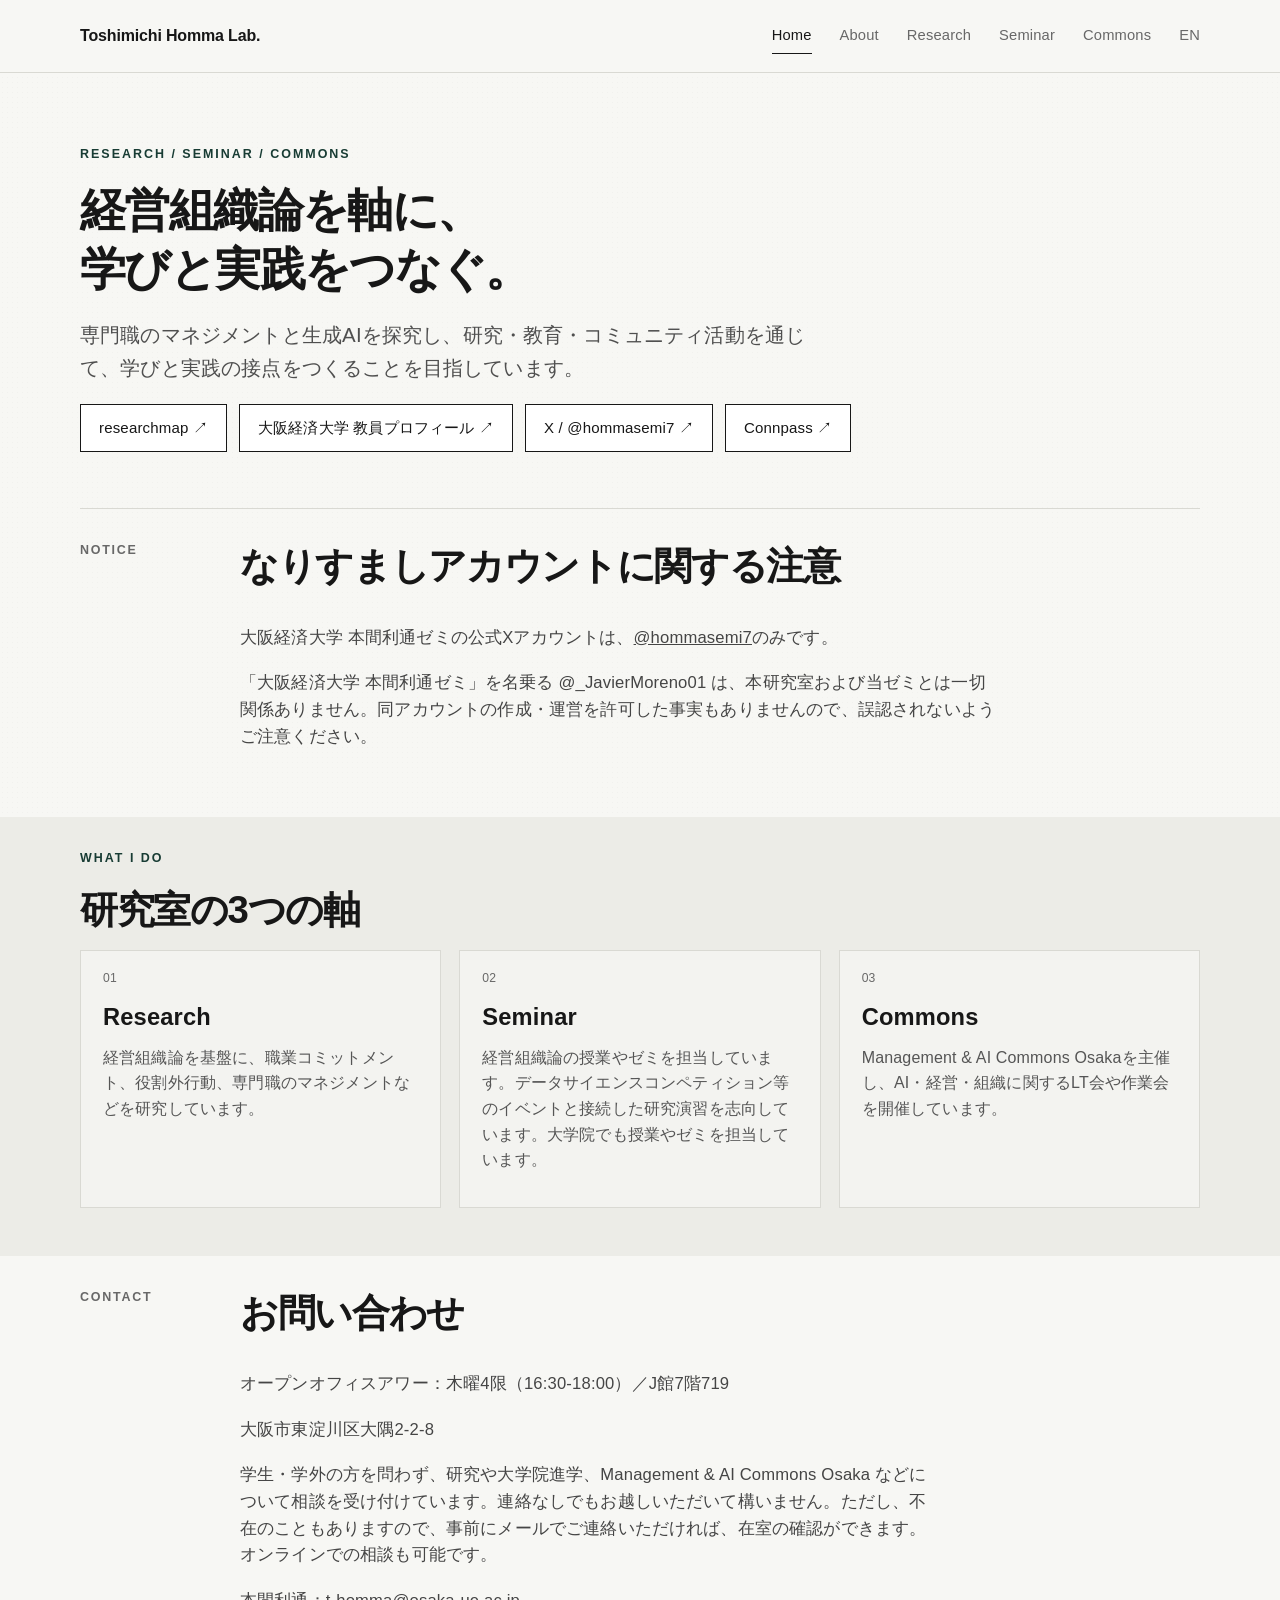
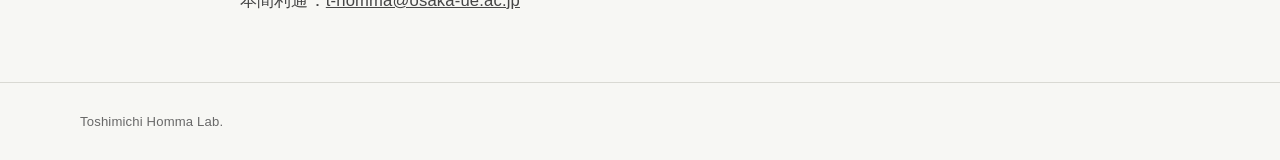
<file: index.html>
<!DOCTYPE html>
<html lang="ja">
<head>
  <meta charset="UTF-8">
  <meta name="viewport" content="width=device-width, initial-scale=1.0">
  <meta name="description" content="本間利通研究室の公式サイトです。経営組織論を軸に、職業や組織への関わりなどを研究しています。研究・教育・コミュニティ活動を通じて、学びと実践の接点をつくります。">
  <meta name="google-site-verification" content="ATZZiVYdHUOp19wyQvwtLpmju4lrHnsgjGDNJwu4GoU">
  <title>本間利通研究室 | Homma Lab.</title>
  <link rel="canonical" href="https://t-homma.osaka-ue.ac.jp/index.html">
  <link rel="alternate" hreflang="ja" href="https://t-homma.osaka-ue.ac.jp/index.html">
  <link rel="alternate" hreflang="en" href="https://t-homma.osaka-ue.ac.jp/en/index.html">
  <link rel="alternate" hreflang="x-default" href="https://t-homma.osaka-ue.ac.jp/index.html">
  <link rel="icon" href="favicon.svg" type="image/svg+xml">
  <link rel="stylesheet" href="style.css">
  <script async src="https://www.googletagmanager.com/gtag/js?id=G-HY5V7BNMVP"></script>
  <script src="analytics.js" defer></script>
</head>
<body>
  <header class="site-header">
    <div class="container header-inner">
      <a class="site-name" href="index.html">Toshimichi Homma Lab.</a>
      <nav class="site-nav" aria-label="メインナビゲーション">
        <a class="active" href="index.html">Home</a>
        <a href="about.html">About</a>
        <a href="research.html">Research</a>
        <a href="seminar.html">Seminar</a>
        <a href="commons.html">Commons</a>
        <a href="en/index.html" hreflang="en" lang="en">EN</a>
      </nav>
    </div>
  </header>

  <main>
    <section class="page-hero container">
      <p class="eyebrow">Research / Seminar / Commons</p>
      <h1>
        <span class="hero-line">経営組織論を軸に、</span>
        <span class="hero-line">学びと実践をつなぐ。</span>
      </h1>
      <p class="page-lead">
        専門職のマネジメントと生成AIを探究し、研究・教育・コミュニティ活動を通じて、学びと実践の接点をつくることを目指しています。
      </p>
      <div class="actions">
        <a class="button" href="https://researchmap.jp/read0143234" target="_blank" rel="noopener noreferrer">researchmap ↗</a>
        <a class="button" href="https://ouer1.acoffice.biz/ouehp/KgApp?resId=S000129" target="_blank" rel="noopener noreferrer">大阪経済大学 教員プロフィール ↗</a>
        <a class="button" href="https://x.com/hommasemi7" target="_blank" rel="noopener noreferrer">X / @hommasemi7 ↗</a>
        <a class="button" href="https://oue-meetup.connpass.com/" target="_blank" rel="noopener noreferrer">Connpass ↗</a>
      </div>
    </section>

    <section class="section container reveal">
      <div class="content-grid">
        <aside class="side-label">Notice</aside>
        <div class="prose">
          <h2>なりすましアカウントに関する注意</h2>
          <p>大阪経済大学 本間利通ゼミの公式Xアカウントは、<a href="https://x.com/hommasemi7" target="_blank" rel="noopener noreferrer">@hommasemi7</a>のみです。</p>
          <p>「大阪経済大学 本間利通ゼミ」を名乗る @_JavierMoreno01 は、本研究室および当ゼミとは一切関係ありません。同アカウントの作成・運営を許可した事実もありませんので、誤認されないようご注意ください。</p>
        </div>
      </div>
    </section>

    <section class="section section-muted reveal">
      <div class="container">
        <div class="section-heading">
          <p class="eyebrow">What I do</p>
          <h2>研究室の3つの軸</h2>
        </div>

        <div class="grid-three">
          <article class="card">
            <span class="index">01</span>
            <h3>Research</h3>
            <p>経営組織論を基盤に、職業コミットメント、役割外行動、専門職のマネジメントなどを研究しています。</p>
          </article>

          <article class="card">
            <span class="index">02</span>
            <h3>Seminar</h3>
            <p>経営組織論の授業やゼミを担当しています。データサイエンスコンペティション等のイベントと接続した研究演習を志向しています。大学院でも授業やゼミを担当しています。</p>
          </article>

          <article class="card">
            <span class="index">03</span>
            <h3>Commons</h3>
            <p>
              Management &amp; AI Commons Osakaを主催し、AI・経営・組織に関するLT会や作業会を開催しています。
            </p>
          </article>
        </div>
      </div>
    </section>

    <section class="section container reveal">
      <div class="content-grid">
        <aside class="side-label">Contact</aside>
        <div class="prose prose-contact">
          <h2>お問い合わせ</h2>
          <p>オープンオフィスアワー：木曜4限（16:30-18:00）／J館7階719</p>
          <p>大阪市東淀川区大隅2-2-8</p>
          <p>学生・学外の方を問わず、研究や大学院進学、Management &amp; AI Commons Osaka などについて相談を受け付けています。連絡なしでもお越しいただいて構いません。ただし、不在のこともありますので、事前にメールでご連絡いただければ、在室の確認ができます。オンラインでの相談も可能です。</p>
          <p>本間利通：<a href="mailto:t-homma@osaka-ue.ac.jp">t-homma@osaka-ue.ac.jp</a></p>
        </div>
      </div>
    </section>
  </main>

  <footer class="site-footer">
    <div class="container footer-inner">
      <p>Toshimichi Homma Lab.</p>
    </div>
  </footer>

  <script src="script.js" defer></script>
</body>
</html>
</file>
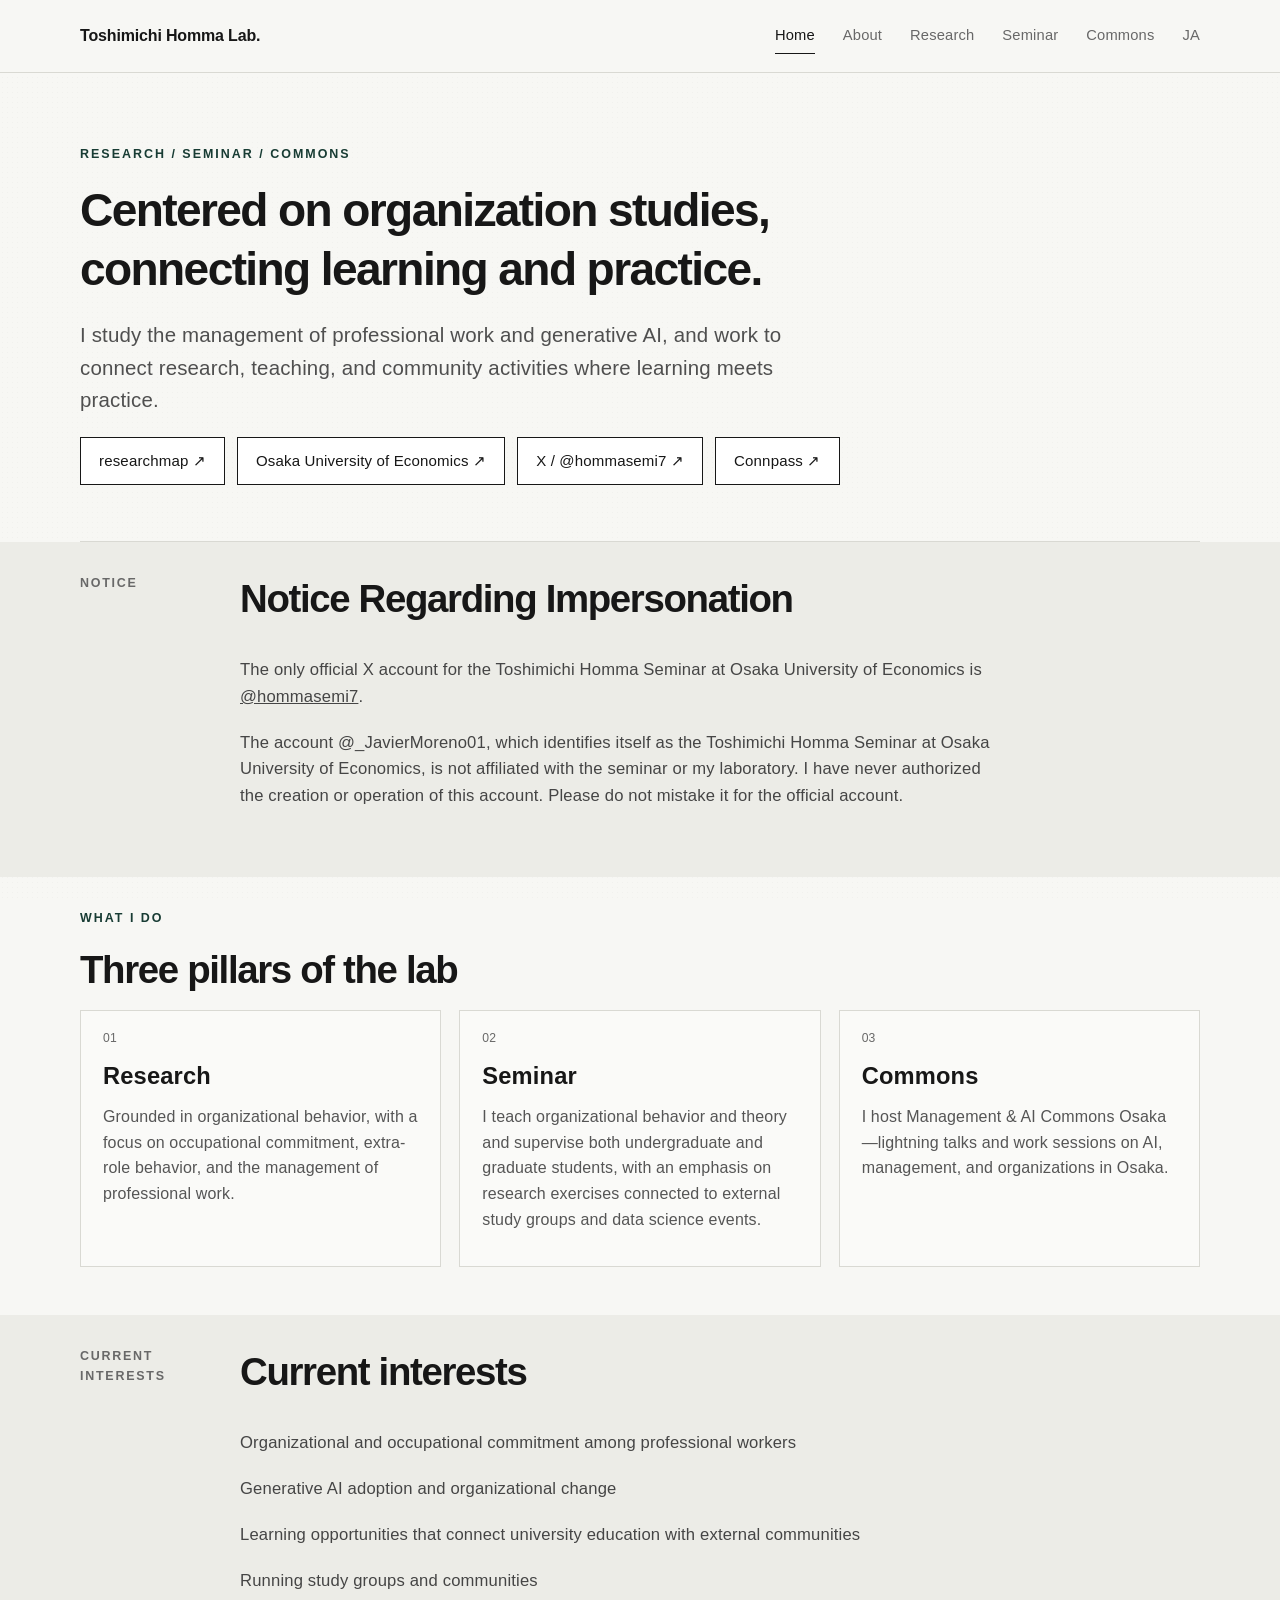
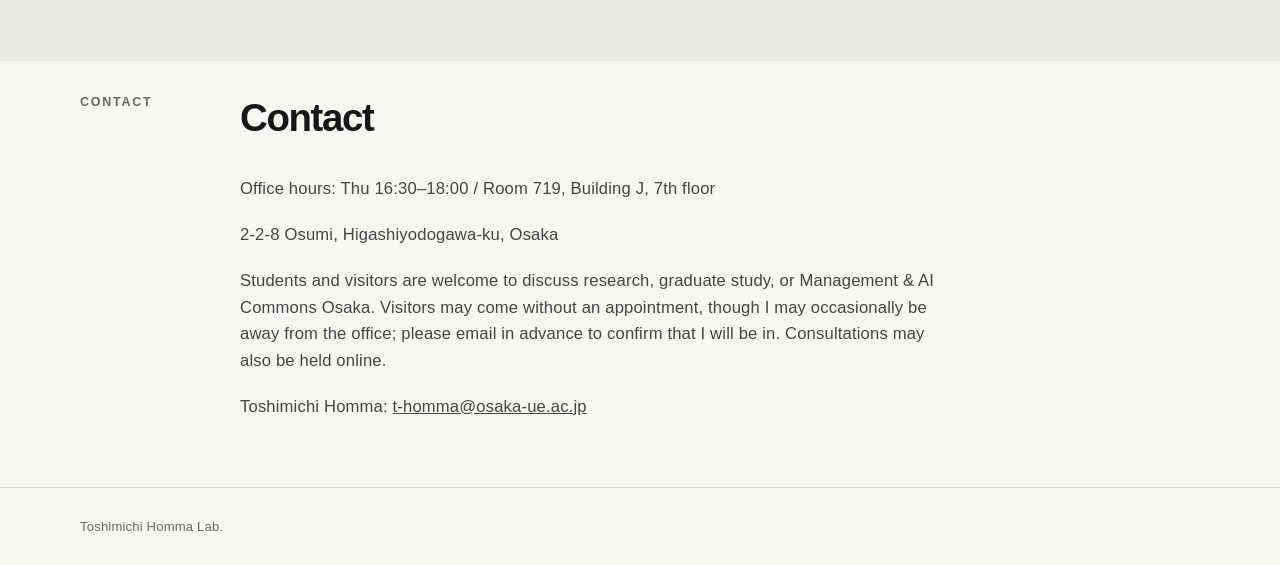
<file: en/index.html>
<!DOCTYPE html>
<html lang="en">
<head>
  <meta charset="UTF-8">
  <meta name="viewport" content="width=device-width, initial-scale=1.0">
  <meta name="description" content="Toshimichi Homma Lab. Research and teaching in organizational theory, professional work, generative AI, and community building.">
  <title>Homma Lab.</title>
  <link rel="canonical" href="https://t-homma.osaka-ue.ac.jp/en/index.html">
  <link rel="alternate" hreflang="ja" href="https://t-homma.osaka-ue.ac.jp/index.html">
  <link rel="alternate" hreflang="en" href="https://t-homma.osaka-ue.ac.jp/en/index.html">
  <link rel="alternate" hreflang="x-default" href="https://t-homma.osaka-ue.ac.jp/index.html">
  <link rel="icon" href="../favicon.svg" type="image/svg+xml">
  <link rel="stylesheet" href="../style.css">
  <script async src="https://www.googletagmanager.com/gtag/js?id=G-HY5V7BNMVP"></script>
  <script src="../analytics.js" defer></script>
</head>
<body>
  <header class="site-header">
    <div class="container header-inner">
      <a class="site-name" href="index.html">Toshimichi Homma Lab.</a>
      <nav class="site-nav" aria-label="Main navigation">
        <a class="active" href="index.html">Home</a>
        <a href="about.html">About</a>
        <a href="research.html">Research</a>
        <a href="seminar.html">Seminar</a>
        <a href="commons.html">Commons</a>
        <a href="../index.html" hreflang="ja" lang="ja">JA</a>
      </nav>
    </div>
  </header>

  <main>
    <section class="page-hero container">
      <p class="eyebrow">Research / Seminar / Commons</p>
      <h1>
        <span class="hero-line">Centered on organization studies,</span>
        <span class="hero-line">connecting learning and practice.</span>
      </h1>
      <p class="page-lead">
        I study the management of professional work and generative AI, and work to connect research,
        teaching, and community activities where learning meets practice.
      </p>
      <div class="actions">
        <a class="button" href="https://researchmap.jp/read0143234" target="_blank" rel="noopener noreferrer">researchmap ↗</a>
        <a class="button" href="https://webj8.osaka-ue.ac.jp/ouehp/KgApp?resId=S000129" target="_blank" rel="noopener noreferrer">Osaka University of Economics ↗</a>
        <a class="button" href="https://x.com/hommasemi7" target="_blank" rel="noopener noreferrer">X / @hommasemi7 ↗</a>
        <a class="button" href="https://oue-meetup.connpass.com/" target="_blank" rel="noopener noreferrer">Connpass ↗</a>
      </div>
    </section>

    <section class="section section-muted reveal">
      <div class="container content-grid">
        <aside class="side-label">Notice</aside>
        <div class="prose">
          <h2>Notice Regarding Impersonation</h2>
          <p>The only official X account for the Toshimichi Homma Seminar at Osaka University of Economics is <a href="https://x.com/hommasemi7" target="_blank" rel="noopener noreferrer">@hommasemi7</a>.</p>
          <p>The account @_JavierMoreno01, which identifies itself as the Toshimichi Homma Seminar at Osaka University of Economics, is not affiliated with the seminar or my laboratory. I have never authorized the creation or operation of this account. Please do not mistake it for the official account.</p>
        </div>
      </div>
    </section>

    <section class="section container reveal">
      <div class="section-heading">
        <p class="eyebrow">What I do</p>
        <h2>Three pillars of the lab</h2>
      </div>

      <div class="grid-three">
        <article class="card">
          <span class="index">01</span>
          <h3>Research</h3>
          <p>
            Grounded in organizational behavior, with a focus on occupational commitment,
            extra-role behavior, and the management of professional work.
          </p>
        </article>

        <article class="card">
          <span class="index">02</span>
          <h3>Seminar</h3>
          <p>
            I teach organizational behavior and theory and supervise both undergraduate and graduate students,
            with an emphasis on research exercises connected to external study groups and data science events.
          </p>
        </article>

        <article class="card">
          <span class="index">03</span>
          <h3>Commons</h3>
          <p>
            I host Management &amp; AI Commons Osaka—lightning talks and work sessions
            on AI, management, and organizations in Osaka.
          </p>
        </article>
      </div>
    </section>

    <section class="section section-muted reveal">
      <div class="container content-grid">
        <aside class="side-label">Current interests</aside>
        <div class="prose">
          <h2>Current interests</h2>
          <p>Organizational and occupational commitment among professional workers</p>
          <p>Generative AI adoption and organizational change</p>
          <p>Learning opportunities that connect university education with external communities</p>
          <p>Running study groups and communities</p>
        </div>
      </div>
    </section>

    <section class="section container reveal">
      <div class="content-grid">
        <aside class="side-label">Contact</aside>
        <div class="prose prose-contact">
          <h2>Contact</h2>
          <p>Office hours: Thu 16:30–18:00 / Room 719, Building J, 7th floor</p>
          <p>2-2-8 Osumi, Higashiyodogawa-ku, Osaka</p>
          <p>
            Students and visitors are welcome to discuss research, graduate study,
            or Management &amp; AI Commons Osaka. Visitors may come without an appointment,
            though I may occasionally be away from the office; please email in advance
            to confirm that I will be in. Consultations may also be held online.
          </p>
          <p>Toshimichi Homma: <a href="mailto:t-homma@osaka-ue.ac.jp">t-homma@osaka-ue.ac.jp</a></p>
        </div>
      </div>
    </section>
  </main>

  <footer class="site-footer">
    <div class="container footer-inner">
      <p>Toshimichi Homma Lab.</p>
    </div>
  </footer>

  <script src="../script.js" defer></script>
</body>
</html>
</file>
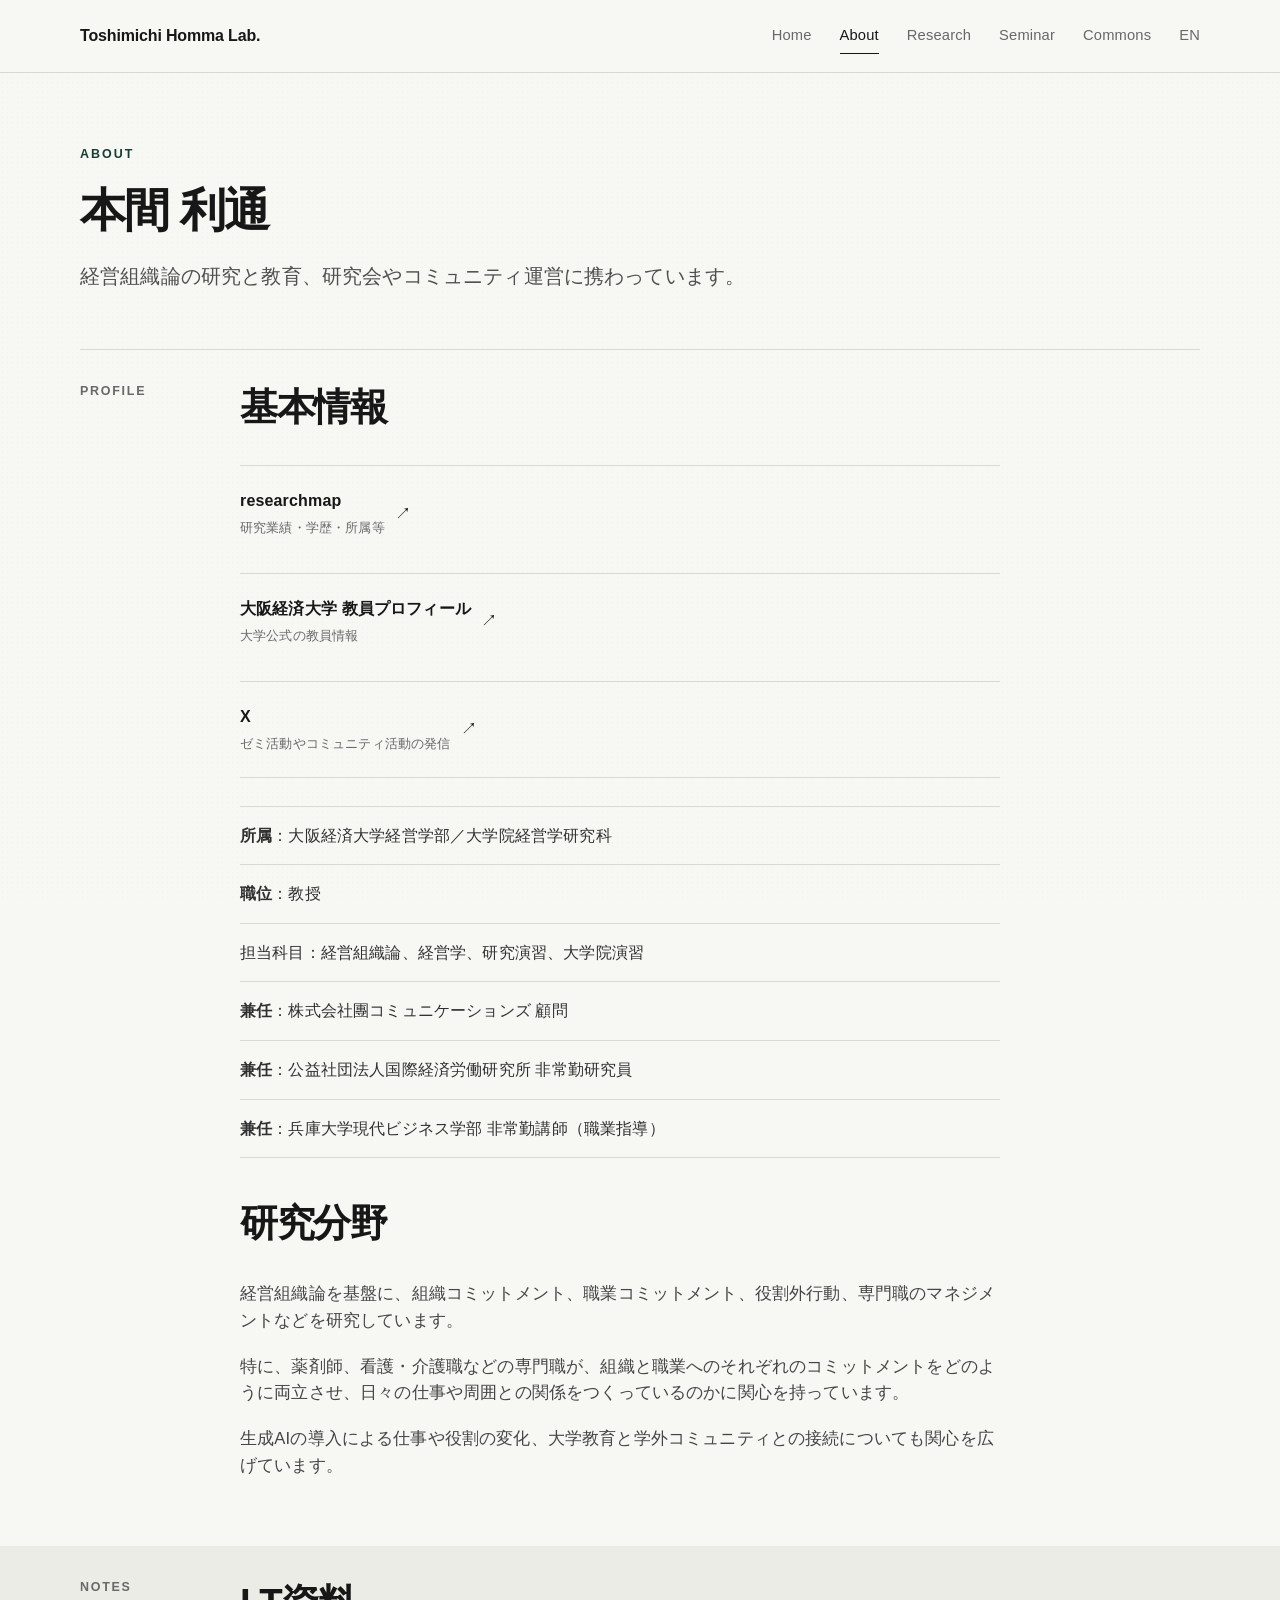
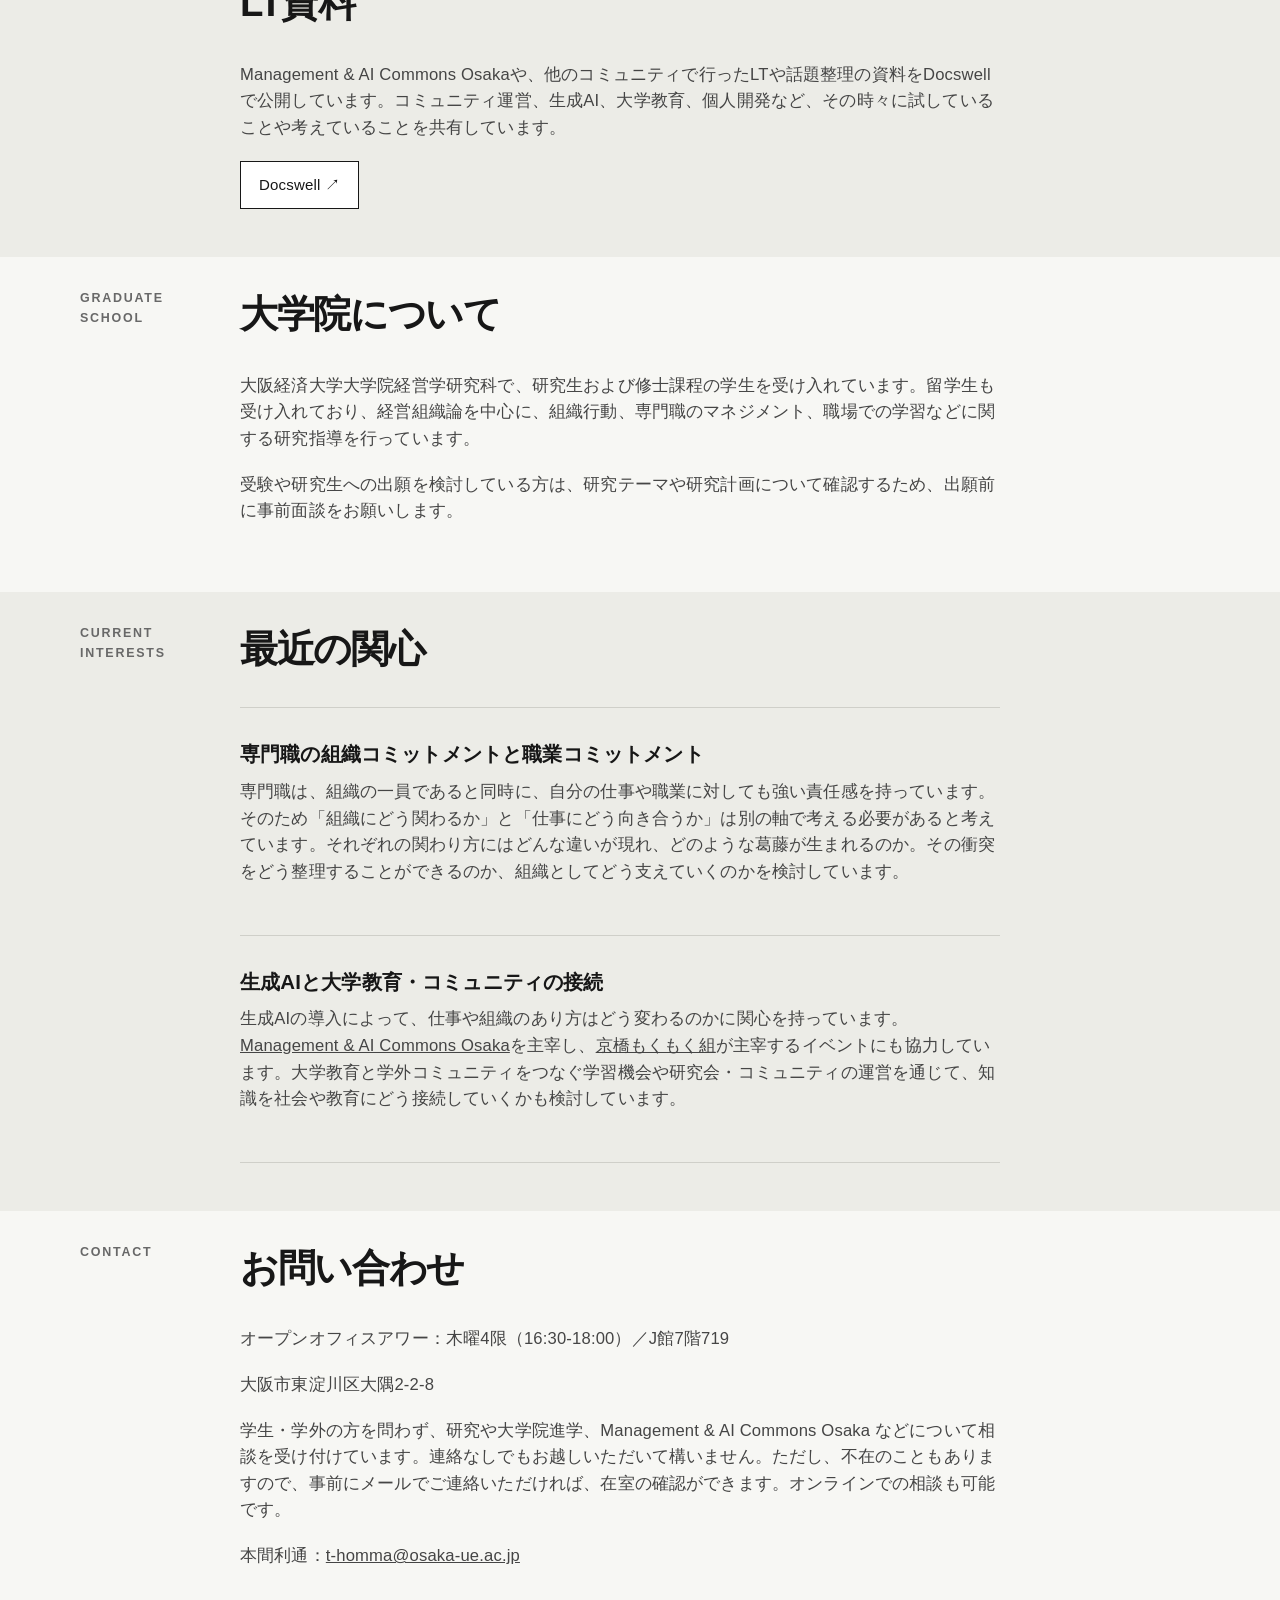
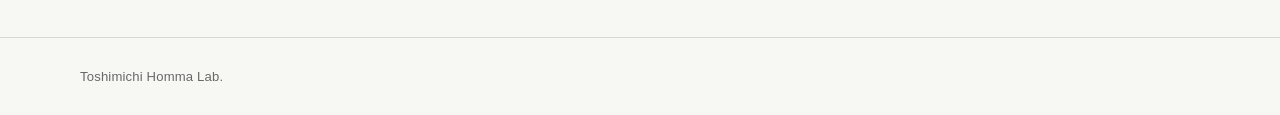
<file: about.html>
<!DOCTYPE html>
<html lang="ja">
<head>
  <meta charset="UTF-8">
  <meta name="viewport" content="width=device-width, initial-scale=1.0">
  <meta name="description" content="本間利通のプロフィールと最近の研究関心。">
  <title>About | Homma Lab.</title>
  <link rel="canonical" href="https://t-homma.osaka-ue.ac.jp/about.html">
  <link rel="alternate" hreflang="ja" href="https://t-homma.osaka-ue.ac.jp/about.html">
  <link rel="alternate" hreflang="en" href="https://t-homma.osaka-ue.ac.jp/en/about.html">
  <link rel="alternate" hreflang="x-default" href="https://t-homma.osaka-ue.ac.jp/about.html">
  <link rel="icon" href="favicon.svg" type="image/svg+xml">
  <link rel="stylesheet" href="style.css">
  <script async src="https://www.googletagmanager.com/gtag/js?id=G-HY5V7BNMVP"></script>
  <script src="analytics.js" defer></script>
</head>
<body>
  <header class="site-header">
    <div class="container header-inner">
      <a class="site-name" href="index.html">Toshimichi Homma Lab.</a>
      <nav class="site-nav" aria-label="メインナビゲーション">
        <a href="index.html">Home</a>
        <a class="active" href="about.html">About</a>
        <a href="research.html">Research</a>
        <a href="seminar.html">Seminar</a>
        <a href="commons.html">Commons</a>
        <a href="en/about.html" hreflang="en" lang="en">EN</a>
      </nav>
    </div>
  </header>

  <main>
    <section class="page-hero container">
      <p class="eyebrow">About</p>
      <h1>本間 利通</h1>
      <p class="page-lead">
        経営組織論の研究と教育、研究会やコミュニティ運営に携わっています。
      </p>
    </section>

    <section class="section container reveal">
      <div class="content-grid">
        <aside class="side-label">Profile</aside>
        <div class="prose">
          <h2>基本情報</h2>
          <div class="profile-links">
            <a class="profile-link" href="https://researchmap.jp/read0143234" target="_blank" rel="noopener noreferrer">
              <span>
                <strong>researchmap</strong>
                <small>研究業績・学歴・所属等</small>
              </span>
              <span>↗</span>
            </a>

            <a class="profile-link" href="https://webj8.osaka-ue.ac.jp/ouehp/KgApp?resId=S000129" target="_blank" rel="noopener noreferrer">
              <span>
                <strong>大阪経済大学 教員プロフィール</strong>
                <small>大学公式の教員情報</small>
              </span>
              <span>↗</span>
            </a>

            <a class="profile-link" href="https://x.com/hommasemi7" target="_blank" rel="noopener noreferrer">
              <span>
                <strong>X</strong>
                <small>ゼミ活動やコミュニティ活動の発信</small>
              </span>
              <span>↗</span>
            </a>
          </div>

          <ul class="info-list">
            <li><strong>所属</strong>：大阪経済大学経営学部／大学院経営学研究科</li>
            <li><strong>職位</strong>：教授</li>
            <li>担当科目：経営組織論、経営学、研究演習、大学院演習</li>
            <li><strong>兼任</strong>：株式会社團コミュニケーションズ 顧問</li>
            <li><strong>兼任</strong>：公益社団法人国際経済労働研究所 非常勤研究員</li>
            <li><strong>兼任</strong>：兵庫大学現代ビジネス学部 非常勤講師（職業指導）</li>
          </ul>

          <h2>研究分野</h2>
          <p>経営組織論を基盤に、組織コミットメント、職業コミットメント、役割外行動、専門職のマネジメントなどを研究しています。</p>
          <p>特に、薬剤師、看護・介護職などの専門職が、組織と職業へのそれぞれのコミットメントをどのように両立させ、日々の仕事や周囲との関係をつくっているのかに関心を持っています。</p>
          <p>生成AIの導入による仕事や役割の変化、大学教育と学外コミュニティとの接続についても関心を広げています。</p>
        </div>
      </div>
    </section>

    <section class="section section-muted reveal">
      <div class="container content-grid">
        <aside class="side-label">Notes</aside>
        <div class="prose">
          <h2>LT資料</h2>
          <p>Management &amp; AI Commons Osakaや、他のコミュニティで行ったLTや話題整理の資料をDocswellで公開しています。コミュニティ運営、生成AI、大学教育、個人開発など、その時々に試していることや考えていることを共有しています。</p>

          <div class="actions">
            <a class="button"
               href="https://www.docswell.com/user/4008587"
               target="_blank"
               rel="noopener noreferrer">
              Docswell ↗
            </a>
          </div>
        </div>
      </div>
    </section>

    <section class="section reveal">
      <div class="container content-grid">
        <aside class="side-label">Graduate School</aside>
        <div class="prose">
          <h2>大学院について</h2>
          <p>大阪経済大学大学院経営学研究科で、研究生および修士課程の学生を受け入れています。留学生も受け入れており、経営組織論を中心に、組織行動、専門職のマネジメント、職場での学習などに関する研究指導を行っています。</p>
          <p>受験や研究生への出願を検討している方は、研究テーマや研究計画について確認するため、出願前に事前面談をお願いします。</p>
        </div>
      </div>
    </section>

    <section class="section section-muted reveal">
      <div class="container content-grid">
        <aside class="side-label">Current interests</aside>
        <div class="prose">
          <h2>最近の関心</h2>

          <div class="interest">
            <h3>専門職の組織コミットメントと職業コミットメント</h3>
            <p>専門職は、組織の一員であると同時に、自分の仕事や職業に対しても強い責任感を持っています。そのため「組織にどう関わるか」と「仕事にどう向き合うか」は別の軸で考える必要があると考えています。それぞれの関わり方にはどんな違いが現れ、どのような葛藤が生まれるのか。その衝突をどう整理することができるのか、組織としてどう支えていくのかを検討しています。</p>
          </div>

          <div class="interest">
            <h3>生成AIと大学教育・コミュニティの接続</h3>
            <p>生成AIの導入によって、仕事や組織のあり方はどう変わるのかに関心を持っています。<a href="https://oue-meetup.connpass.com/" target="_blank" rel="noopener noreferrer">Management &amp; AI Commons Osaka</a>を主宰し、<a href="https://datascience-mokumoku-kyobashi.connpass.com/" target="_blank" rel="noopener noreferrer">京橋もくもく組</a>が主宰するイベントにも協力しています。大学教育と学外コミュニティをつなぐ学習機会や研究会・コミュニティの運営を通じて、知識を社会や教育にどう接続していくかも検討しています。</p>
          </div>

        </div>
      </div>
    </section>

    <section class="section container reveal">
      <div class="content-grid">
        <aside class="side-label">Contact</aside>
        <div class="prose">
          <h2>お問い合わせ</h2>
          <p>オープンオフィスアワー：木曜4限（16:30-18:00）／J館7階719</p>
          <p>大阪市東淀川区大隅2-2-8</p>
          <p>学生・学外の方を問わず、研究や大学院進学、Management &amp; AI Commons Osaka などについて相談を受け付けています。連絡なしでもお越しいただいて構いません。ただし、不在のこともありますので、事前にメールでご連絡いただければ、在室の確認ができます。オンラインでの相談も可能です。</p>
          <p>本間利通：<a href="mailto:t-homma@osaka-ue.ac.jp">t-homma@osaka-ue.ac.jp</a></p>
        </div>
      </div>
    </section>

  </main>

  <footer class="site-footer">
    <div class="container footer-inner">
      <p>Toshimichi Homma Lab.</p>
    </div>
  </footer>

  <script src="script.js" defer></script>
</body>
</html>
</file>
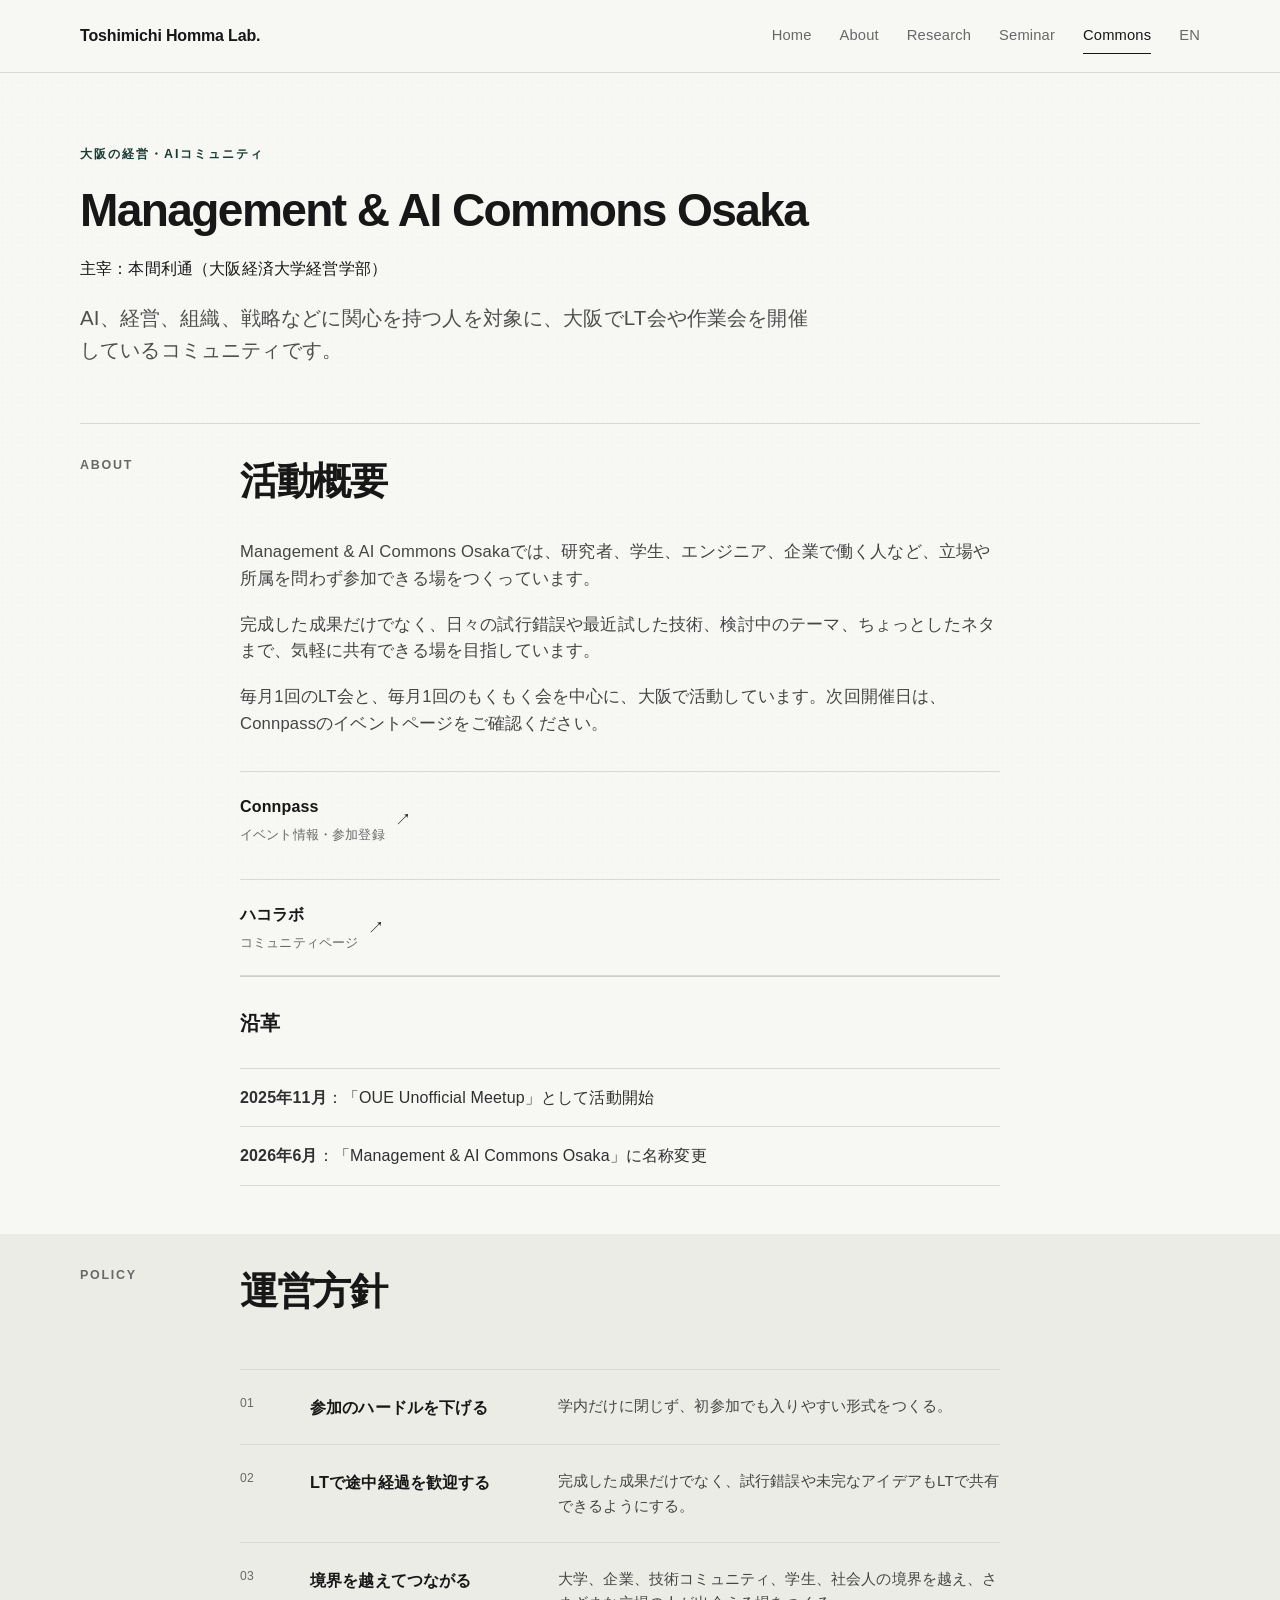
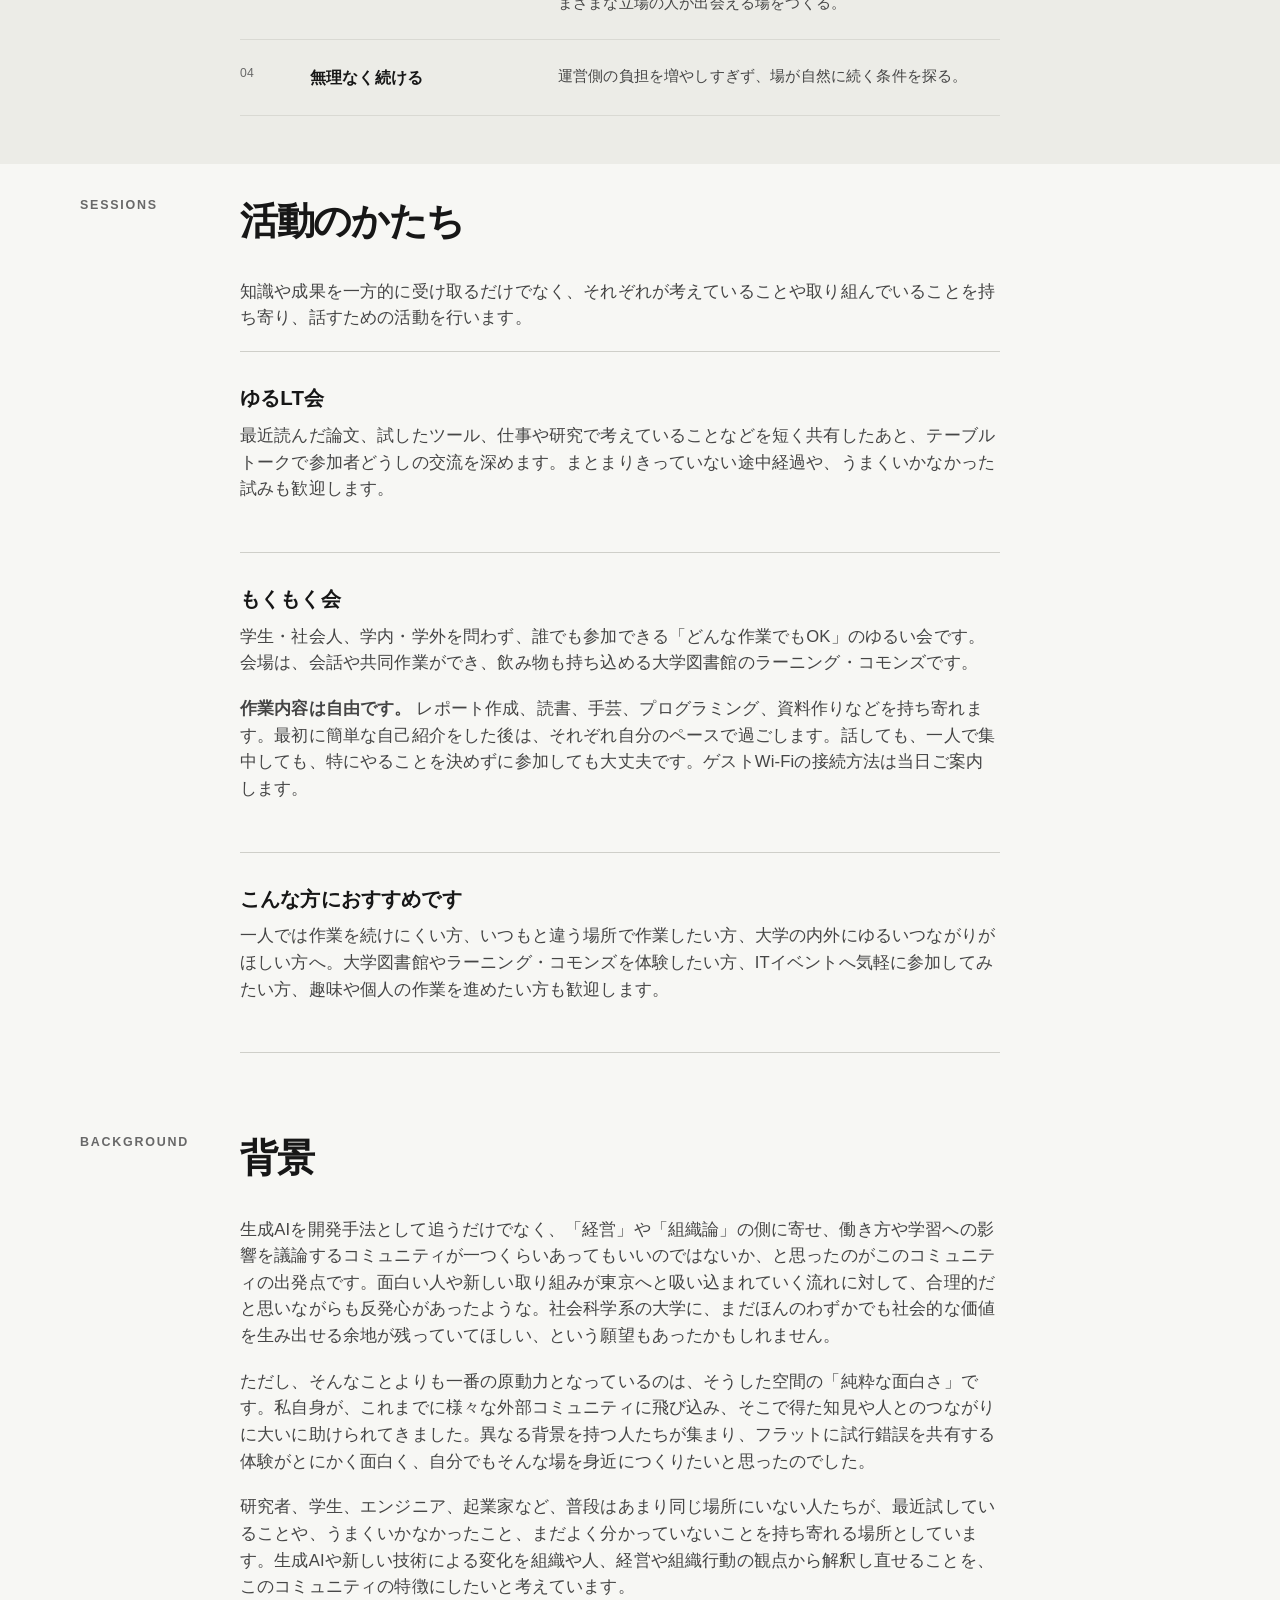
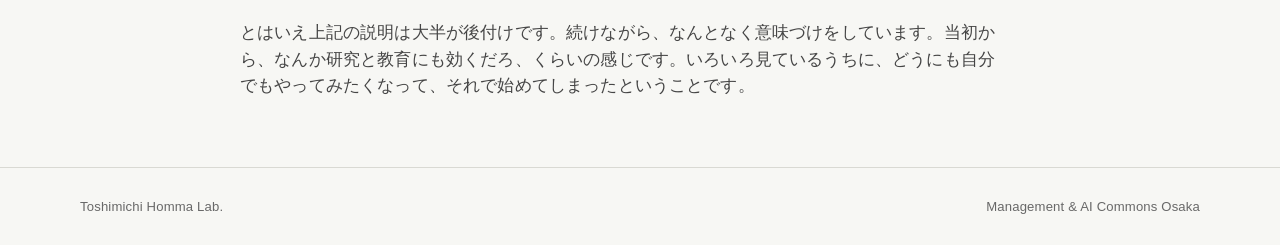
<file: commons.html>
<!DOCTYPE html>
<html lang="ja">
<head>
  <meta charset="UTF-8">
  <meta name="viewport" content="width=device-width, initial-scale=1.0">
  <meta name="description" content="Management & AI Commons Osakaは、AI、経営、組織論に関心を持つ人を対象に、大阪でLT会や作業会を開催しているコミュニティです。">
  <title>Management & AI Commons Osaka | Homma Lab.</title>
  <link rel="canonical" href="https://t-homma.osaka-ue.ac.jp/commons.html">
  <link rel="alternate" hreflang="ja" href="https://t-homma.osaka-ue.ac.jp/commons.html">
  <link rel="alternate" hreflang="en" href="https://t-homma.osaka-ue.ac.jp/en/commons.html">
  <link rel="alternate" hreflang="x-default" href="https://t-homma.osaka-ue.ac.jp/commons.html">
  <link rel="icon" href="favicon.svg" type="image/svg+xml">
  <link rel="stylesheet" href="style.css">
  <script async src="https://www.googletagmanager.com/gtag/js?id=G-HY5V7BNMVP"></script>
  <script src="analytics.js" defer></script>
</head>
<body>
  <header class="site-header">
    <div class="container header-inner">
      <a class="site-name" href="index.html">Toshimichi Homma Lab.</a>
      <nav class="site-nav" aria-label="メインナビゲーション">
        <a href="index.html">Home</a>
        <a href="about.html">About</a>
        <a href="research.html">Research</a>
        <a href="seminar.html">Seminar</a>
        <a class="active" href="commons.html">Commons</a>
        <a href="en/commons.html" hreflang="en" lang="en">EN</a>
      </nav>
    </div>
  </header>

  <main>
    <section class="page-hero container">
      <p class="eyebrow">大阪の経営・AIコミュニティ</p>
      <h1>Management &amp; AI Commons Osaka</h1>
      <p>主宰：本間利通（大阪経済大学経営学部）</p>
      <p class="page-lead">AI、経営、組織、戦略などに関心を持つ人を対象に、大阪でLT会や作業会を開催しているコミュニティです。</p>

    </section>

    <section class="section reveal">
      <div class="container content-grid">
        <aside class="side-label">About</aside>
        <div class="prose">
          <h2>活動概要</h2>
          <p>Management &amp; AI Commons Osakaでは、研究者、学生、エンジニア、企業で働く人など、立場や所属を問わず参加できる場をつくっています。</p>
          <p>完成した成果だけでなく、日々の試行錯誤や最近試した技術、検討中のテーマ、ちょっとしたネタまで、気軽に共有できる場を目指しています。</p>
          <p>毎月1回のLT会と、毎月1回のもくもく会を中心に、大阪で活動しています。次回開催日は、Connpassのイベントページをご確認ください。</p>

          <div class="profile-links">
            <a class="profile-link" href="https://oue-meetup.connpass.com/" target="_blank" rel="noopener noreferrer">
              <span>
                <strong>Connpass</strong>
                <small>イベント情報・参加登録</small>
              </span>
              <span>↗</span>
            </a>
            <a class="profile-link" href="https://management-ai-commons-osaka.hakolab.net/" target="_blank" rel="noopener noreferrer">
              <span>
                <strong>ハコラボ</strong>
                <small>コミュニティページ</small>
              </span>
              <span>↗</span>
            </a>
          </div>

          <div class="interest">
            <h3>沿革</h3>
            <ul class="info-list">
              <li><strong>2025年11月</strong>：「OUE Unofficial Meetup」として活動開始</li>
              <li><strong>2026年6月</strong>：「Management &amp; AI Commons Osaka」に名称変更</li>
            </ul>
          </div>

        </div>
      </div>
    </section>

    <section class="section section-muted reveal">
      <div class="container content-grid">
        <aside class="side-label">Policy</aside>
        <div class="prose">
          <h2>運営方針</h2>

          <div class="principles">
            <div class="principle">
              <span class="index">01</span>
              <h3>参加のハードルを下げる</h3>
              <p>学内だけに閉じず、初参加でも入りやすい形式をつくる。</p>
            </div>
            <div class="principle">
              <span class="index">02</span>
              <h3>LTで途中経過を歓迎する</h3>
              <p>完成した成果だけでなく、試行錯誤や未完なアイデアもLTで共有できるようにする。</p>
            </div>
            <div class="principle">
              <span class="index">03</span>
              <h3>境界を越えてつながる</h3>
              <p>大学、企業、技術コミュニティ、学生、社会人の境界を越え、さまざまな立場の人が出会える場をつくる。</p>
            </div>
            <div class="principle">
              <span class="index">04</span>
              <h3>無理なく続ける</h3>
              <p>運営側の負担を増やしすぎず、場が自然に続く条件を探る。</p>
            </div>
          </div>
        </div>
      </div>
    </section>

    <section class="section reveal">
      <div class="container content-grid">
        <aside class="side-label">Sessions</aside>
        <div class="prose">
          <h2>活動のかたち</h2>
          <p>知識や成果を一方的に受け取るだけでなく、それぞれが考えていることや取り組んでいることを持ち寄り、話すための活動を行います。</p>

          <div class="interest">
            <h3>ゆるLT会</h3>
            <p>最近読んだ論文、試したツール、仕事や研究で考えていることなどを短く共有したあと、テーブルトークで参加者どうしの交流を深めます。まとまりきっていない途中経過や、うまくいかなかった試みも歓迎します。</p>
          </div>

          <div class="interest">
            <h3>もくもく会</h3>
            <p>学生・社会人、学内・学外を問わず、誰でも参加できる「どんな作業でもOK」のゆるい会です。会場は、会話や共同作業ができ、飲み物も持ち込める大学図書館のラーニング・コモンズです。</p>
            <p><strong>作業内容は自由です。</strong> レポート作成、読書、手芸、プログラミング、資料作りなどを持ち寄れます。最初に簡単な自己紹介をした後は、それぞれ自分のペースで過ごします。話しても、一人で集中しても、特にやることを決めずに参加しても大丈夫です。ゲストWi-Fiの接続方法は当日ご案内します。</p>
          </div>

          <div class="interest">
            <h3>こんな方におすすめです</h3>
            <p>一人では作業を続けにくい方、いつもと違う場所で作業したい方、大学の内外にゆるいつながりがほしい方へ。大学図書館やラーニング・コモンズを体験したい方、ITイベントへ気軽に参加してみたい方、趣味や個人の作業を進めたい方も歓迎します。</p>
          </div>
        </div>
      </div>
    </section>

    <section class="section reveal">
      <div class="container content-grid">
        <aside class="side-label">Background</aside>
        <div class="prose">
          <h2>背景</h2>
          <p>生成AIを開発手法として追うだけでなく、「経営」や「組織論」の側に寄せ、働き方や学習への影響を議論するコミュニティが一つくらいあってもいいのではないか、と思ったのがこのコミュニティの出発点です。面白い人や新しい取り組みが東京へと吸い込まれていく流れに対して、合理的だと思いながらも反発心があったような。社会科学系の大学に、まだほんのわずかでも社会的な価値を生み出せる余地が残っていてほしい、という願望もあったかもしれません。</p>
          <p>ただし、そんなことよりも一番の原動力となっているのは、そうした空間の「純粋な面白さ」です。私自身が、これまでに様々な外部コミュニティに飛び込み、そこで得た知見や人とのつながりに大いに助けられてきました。異なる背景を持つ人たちが集まり、フラットに試行錯誤を共有する体験がとにかく面白く、自分でもそんな場を身近につくりたいと思ったのでした。</p>
          <p>研究者、学生、エンジニア、起業家など、普段はあまり同じ場所にいない人たちが、最近試していることや、うまくいかなかったこと、まだよく分かっていないことを持ち寄れる場所としています。生成AIや新しい技術による変化を組織や人、経営や組織行動の観点から解釈し直せることを、このコミュニティの特徴にしたいと考えています。</p>
          <p>とはいえ上記の説明は大半が後付けです。続けながら、なんとなく意味づけをしています。当初から、なんか研究と教育にも効くだろ、くらいの感じです。いろいろ見ているうちに、どうにも自分でもやってみたくなって、それで始めてしまったということです。</p>
        </div>
      </div>
    </section>
  </main>

  <footer class="site-footer">
    <div class="container footer-inner">
      <p>Toshimichi Homma Lab.</p>
      <p>Management &amp; AI Commons Osaka</p>
    </div>
  </footer>

  <script src="script.js" defer></script>
</body>
</html>
</file>
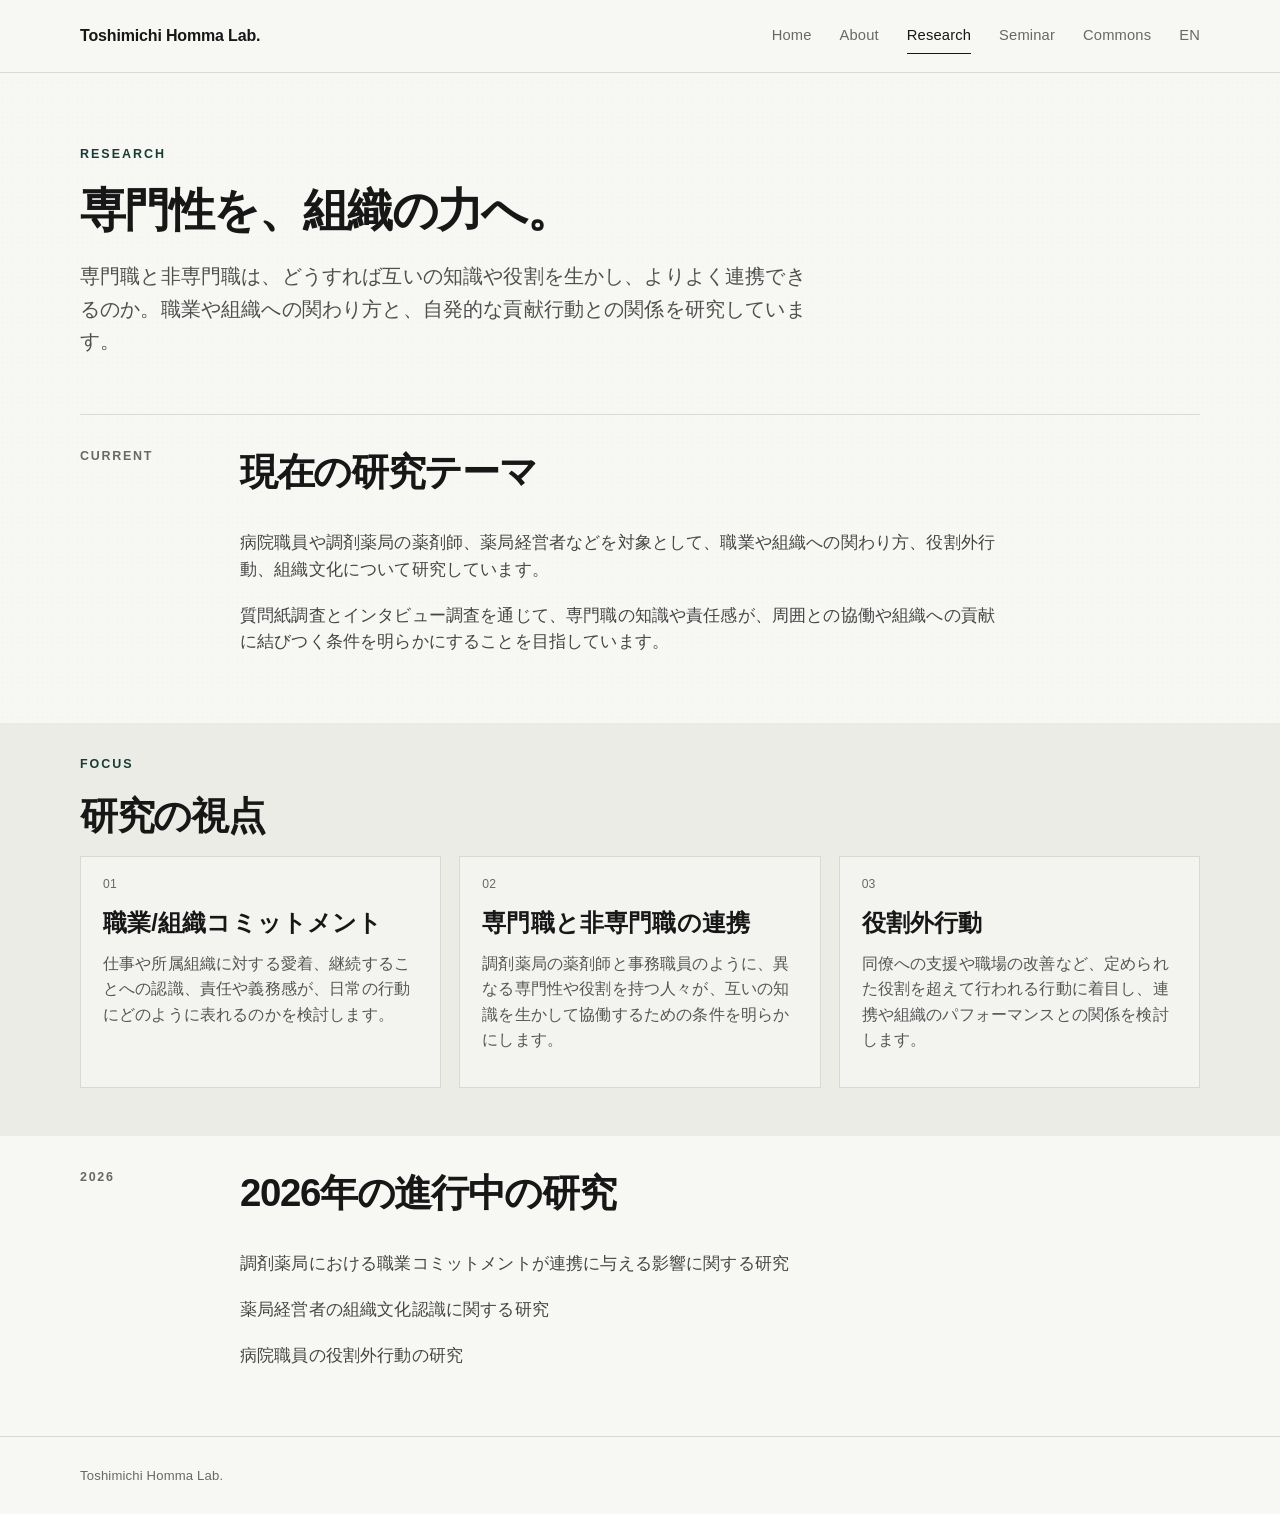
<file: research.html>
<!DOCTYPE html>
<html lang="ja">
<head>
  <meta charset="UTF-8">
  <meta name="viewport" content="width=device-width, initial-scale=1.0">
  <meta name="description" content="職業や組織への関わり、役割外行動、組織文化について研究しています。">
  <title>Research | Homma Lab.</title>
  <link rel="canonical" href="https://t-homma.osaka-ue.ac.jp/research.html">
  <link rel="alternate" hreflang="ja" href="https://t-homma.osaka-ue.ac.jp/research.html">
  <link rel="alternate" hreflang="en" href="https://t-homma.osaka-ue.ac.jp/en/research.html">
  <link rel="alternate" hreflang="x-default" href="https://t-homma.osaka-ue.ac.jp/research.html">
  <link rel="icon" href="favicon.svg" type="image/svg+xml">
  <link rel="stylesheet" href="style.css">
  <script async src="https://www.googletagmanager.com/gtag/js?id=G-HY5V7BNMVP"></script>
  <script src="analytics.js" defer></script>
</head>
<body>
  <header class="site-header">
    <div class="container header-inner">
      <a class="site-name" href="index.html">Toshimichi Homma Lab.</a>
      <nav class="site-nav" aria-label="メインナビゲーション">
        <a href="index.html">Home</a>
        <a href="about.html">About</a>
        <a class="active" href="research.html">Research</a>
        <a href="seminar.html">Seminar</a>
        <a href="commons.html">Commons</a>
        <a href="en/research.html" hreflang="en" lang="en">EN</a>
      </nav>
    </div>
  </header>

  <main>
    <section class="page-hero container">
      <p class="eyebrow">Research</p>
      <h1>専門性を、組織の力へ。</h1>
      <p class="page-lead">専門職と非専門職は、どうすれば互いの知識や役割を生かし、よりよく連携できるのか。職業や組織への関わり方と、自発的な貢献行動との関係を研究しています。</p>
    </section>

    <section class="section container reveal">
      <div class="content-grid">
        <aside class="side-label">Current</aside>
        <div class="prose">
          <h2>現在の研究テーマ</h2>
          <p>病院職員や調剤薬局の薬剤師、薬局経営者などを対象として、職業や組織への関わり方、役割外行動、組織文化について研究しています。</p>
          <p>質問紙調査とインタビュー調査を通じて、専門職の知識や責任感が、周囲との協働や組織への貢献に結びつく条件を明らかにすることを目指しています。</p>
        </div>
      </div>
    </section>

    <section class="section section-muted reveal">
      <div class="container">
        <div class="section-heading">
          <p class="eyebrow">Focus</p>
          <h2>研究の視点</h2>
        </div>

        <div class="grid-three">
          <article class="card">
            <span class="index">01</span>
            <h3>職業/組織コミットメント</h3>
            <p>仕事や所属組織に対する愛着、継続することへの認識、責任や義務感が、日常の行動にどのように表れるのかを検討します。</p>
          </article>

          <article class="card">
            <span class="index">02</span>
            <h3>専門職と非専門職の連携</h3>
            <p>調剤薬局の薬剤師と事務職員のように、異なる専門性や役割を持つ人々が、互いの知識を生かして協働するための条件を明らかにします。</p>
          </article>

          <article class="card">
            <span class="index">03</span>
            <h3>役割外行動</h3>
            <p>同僚への支援や職場の改善など、定められた役割を超えて行われる行動に着目し、連携や組織のパフォーマンスとの関係を検討します。</p>
          </article>
        </div>
      </div>
    </section>

    <section class="section container reveal">
      <div class="content-grid">
        <aside class="side-label">2026</aside>
        <div class="prose">
          <h2>2026年の進行中の研究</h2>
          <p>調剤薬局における職業コミットメントが連携に与える影響に関する研究</p>
          <p>薬局経営者の組織文化認識に関する研究</p>
          <p>病院職員の役割外行動の研究</p>
        </div>
      </div>
    </section>
  </main>

  <footer class="site-footer">
    <div class="container footer-inner">
      <p>Toshimichi Homma Lab.</p>
    </div>
  </footer>

  <script src="script.js" defer></script>
</body>
</html>
</file>
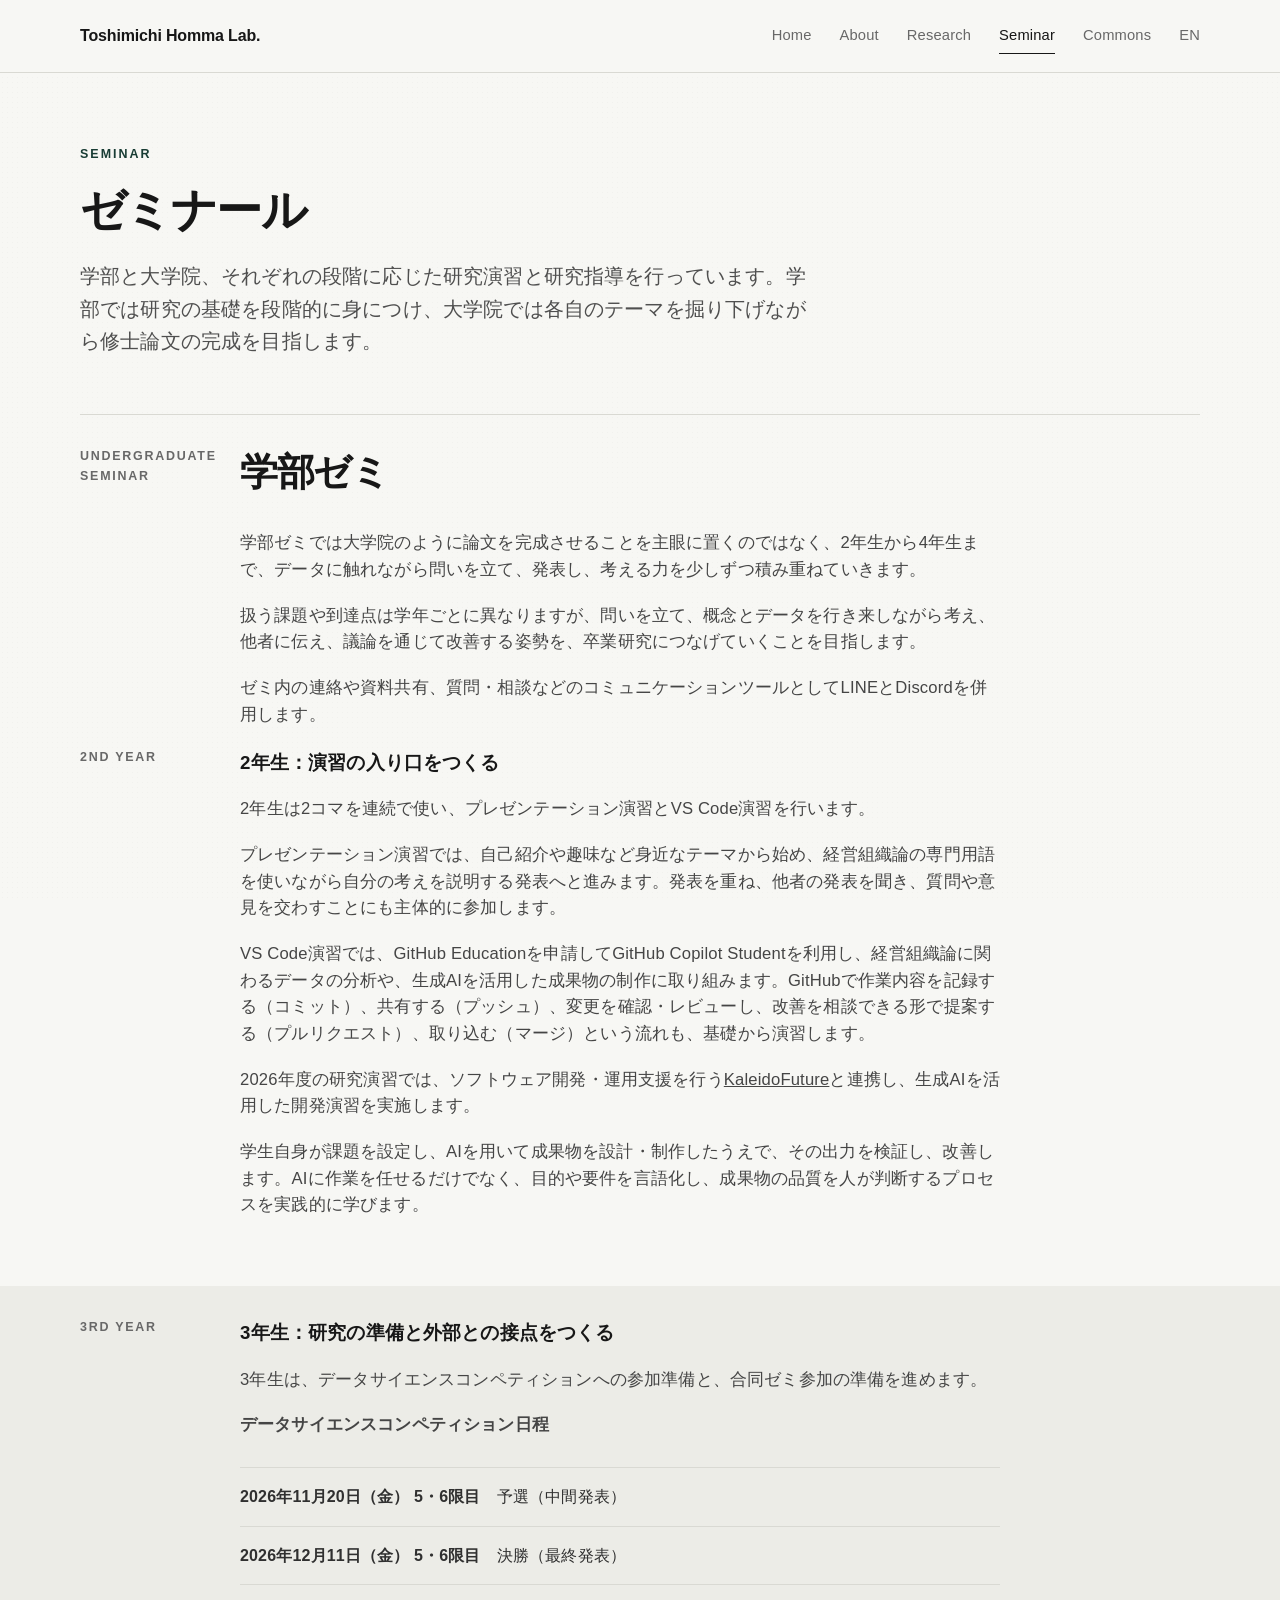
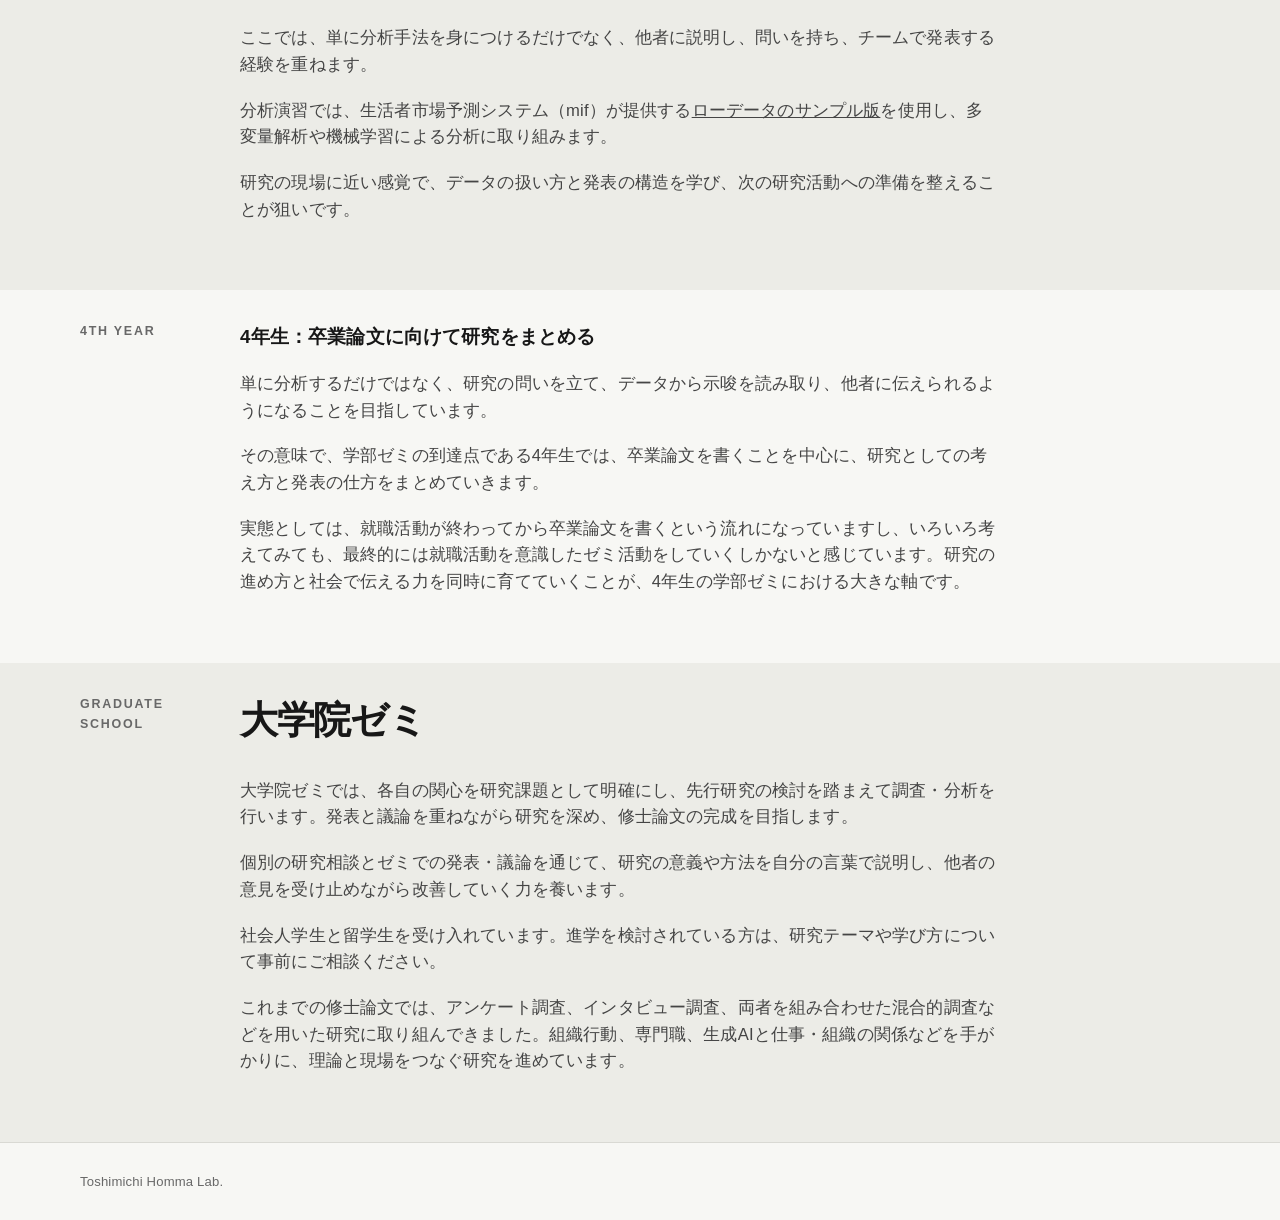
<file: seminar.html>
<!DOCTYPE html>
<html lang="ja">
<head>
  <meta charset="UTF-8">
  <meta name="viewport" content="width=device-width, initial-scale=1.0">
  <meta name="description" content="本間利通の学部・大学院ゼミ。データサイエンス演習から卒業研究、修士論文に向けた学びの流れ。">
  <title>Seminar | Homma Lab.</title>
  <link rel="canonical" href="https://t-homma.osaka-ue.ac.jp/seminar.html">
  <link rel="alternate" hreflang="ja" href="https://t-homma.osaka-ue.ac.jp/seminar.html">
  <link rel="alternate" hreflang="en" href="https://t-homma.osaka-ue.ac.jp/en/seminar.html">
  <link rel="alternate" hreflang="x-default" href="https://t-homma.osaka-ue.ac.jp/seminar.html">
  <link rel="icon" href="favicon.svg" type="image/svg+xml">
  <link rel="stylesheet" href="style.css">
  <script async src="https://www.googletagmanager.com/gtag/js?id=G-HY5V7BNMVP"></script>
  <script src="analytics.js" defer></script>
</head>
<body>
  <header class="site-header">
    <div class="container header-inner">
      <a class="site-name" href="index.html">Toshimichi Homma Lab.</a>
      <nav class="site-nav" aria-label="メインナビゲーション">
        <a href="index.html">Home</a>
        <a href="about.html">About</a>
        <a href="research.html">Research</a>
        <a class="active" href="seminar.html">Seminar</a>
        <a href="commons.html">Commons</a>
        <a href="en/seminar.html" hreflang="en" lang="en">EN</a>
      </nav>
    </div>
  </header>

  <main>
    <section class="page-hero container">
      <p class="eyebrow">Seminar</p>
      <h1>ゼミナール</h1>
      <p class="page-lead">
        学部と大学院、それぞれの段階に応じた研究演習と研究指導を行っています。学部では研究の基礎を段階的に身につけ、大学院では各自のテーマを掘り下げながら修士論文の完成を目指します。
      </p>
    </section>

    <section aria-labelledby="undergraduate-seminar">
      <div class="section container reveal">
        <div class="content-grid">
          <aside class="side-label">Undergraduate Seminar</aside>
          <div class="prose">
            <h2 id="undergraduate-seminar">学部ゼミ</h2>
            <p>学部ゼミでは大学院のように論文を完成させることを主眼に置くのではなく、2年生から4年生まで、データに触れながら問いを立て、発表し、考える力を少しずつ積み重ねていきます。</p>
            <p>扱う課題や到達点は学年ごとに異なりますが、問いを立て、概念とデータを行き来しながら考え、他者に伝え、議論を通じて改善する姿勢を、卒業研究につなげていくことを目指します。</p>
            <p>ゼミ内の連絡や資料共有、質問・相談などのコミュニケーションツールとしてLINEとDiscordを併用します。</p>
          </div>
        </div>
      <div class="content-grid">
        <aside class="side-label">2nd year</aside>
        <div class="prose">
          <h3>2年生：演習の入り口をつくる</h3>
          <p>2年生は2コマを連続で使い、プレゼンテーション演習とVS Code演習を行います。</p>
          <p>プレゼンテーション演習では、自己紹介や趣味など身近なテーマから始め、経営組織論の専門用語を使いながら自分の考えを説明する発表へと進みます。発表を重ね、他者の発表を聞き、質問や意見を交わすことにも主体的に参加します。</p>
          <p>VS Code演習では、GitHub Educationを申請してGitHub Copilot Studentを利用し、経営組織論に関わるデータの分析や、生成AIを活用した成果物の制作に取り組みます。GitHubで作業内容を記録する（コミット）、共有する（プッシュ）、変更を確認・レビューし、改善を相談できる形で提案する（プルリクエスト）、取り込む（マージ）という流れも、基礎から演習します。</p>
          <p>2026年度の研究演習では、ソフトウェア開発・運用支援を行う<a href="https://kaleidofuture.com/" target="_blank" rel="noopener noreferrer">KaleidoFuture</a>と連携し、生成AIを活用した開発演習を実施します。</p>
          <p>学生自身が課題を設定し、AIを用いて成果物を設計・制作したうえで、その出力を検証し、改善します。AIに作業を任せるだけでなく、目的や要件を言語化し、成果物の品質を人が判断するプロセスを実践的に学びます。</p>
        </div>
      </div>
      </div>

      <section class="section section-muted reveal">
      <div class="container content-grid">
        <aside class="side-label">3rd year</aside>
        <div class="prose">
          <h3>3年生：研究の準備と外部との接点をつくる</h3>
          <p>3年生は、データサイエンスコンペティションへの参加準備と、合同ゼミ参加の準備を進めます。</p>
          <p><strong>データサイエンスコンペティション日程</strong></p>
          <ul class="info-list">
            <li><strong>2026年11月20日（金） 5・6限目</strong>　予選（中間発表）</li>
            <li><strong>2026年12月11日（金） 5・6限目</strong>　決勝（最終発表）</li>
          </ul>
          <p>ここでは、単に分析手法を身につけるだけでなく、他者に説明し、問いを持ち、チームで発表する経験を重ねます。</p>
          <p>分析演習では、生活者市場予測システム（mif）が提供する<a href="https://mif.mri.co.jp/notice/1240" target="_blank" rel="noopener noreferrer">ローデータのサンプル版</a>を使用し、多変量解析や機械学習による分析に取り組みます。</p>
          <p>研究の現場に近い感覚で、データの扱い方と発表の構造を学び、次の研究活動への準備を整えることが狙いです。</p>
        </div>
      </div>
      </section>

      <section class="section container reveal">
      <div class="content-grid">
        <aside class="side-label">4th year</aside>
        <div class="prose">
          <h3>4年生：卒業論文に向けて研究をまとめる</h3>
          <p>単に分析するだけではなく、研究の問いを立て、データから示唆を読み取り、他者に伝えられるようになることを目指しています。</p>
          <p>その意味で、学部ゼミの到達点である4年生では、卒業論文を書くことを中心に、研究としての考え方と発表の仕方をまとめていきます。</p>
          <p>実態としては、就職活動が終わってから卒業論文を書くという流れになっていますし、いろいろ考えてみても、最終的には就職活動を意識したゼミ活動をしていくしかないと感じています。研究の進め方と社会で伝える力を同時に育てていくことが、4年生の学部ゼミにおける大きな軸です。</p>
        </div>
      </div>
      </section>
    </section>

    <section class="section section-muted reveal" aria-labelledby="graduate-seminar">
      <div class="container content-grid">
        <aside class="side-label">Graduate School</aside>
        <div class="prose">
          <h2 id="graduate-seminar">大学院ゼミ</h2>
          <p>大学院ゼミでは、各自の関心を研究課題として明確にし、先行研究の検討を踏まえて調査・分析を行います。発表と議論を重ねながら研究を深め、修士論文の完成を目指します。</p>
          <p>個別の研究相談とゼミでの発表・議論を通じて、研究の意義や方法を自分の言葉で説明し、他者の意見を受け止めながら改善していく力を養います。</p>
          <p>社会人学生と留学生を受け入れています。進学を検討されている方は、研究テーマや学び方について事前にご相談ください。</p>
          <p>これまでの修士論文では、アンケート調査、インタビュー調査、両者を組み合わせた混合的調査などを用いた研究に取り組んできました。組織行動、専門職、生成AIと仕事・組織の関係などを手がかりに、理論と現場をつなぐ研究を進めています。</p>
        </div>
      </div>
    </section>

  </main>

  <footer class="site-footer">
    <div class="container footer-inner">
      <p>Toshimichi Homma Lab.</p>
    </div>
  </footer>

  <script src="script.js" defer></script>
</body>
</html>
</file>
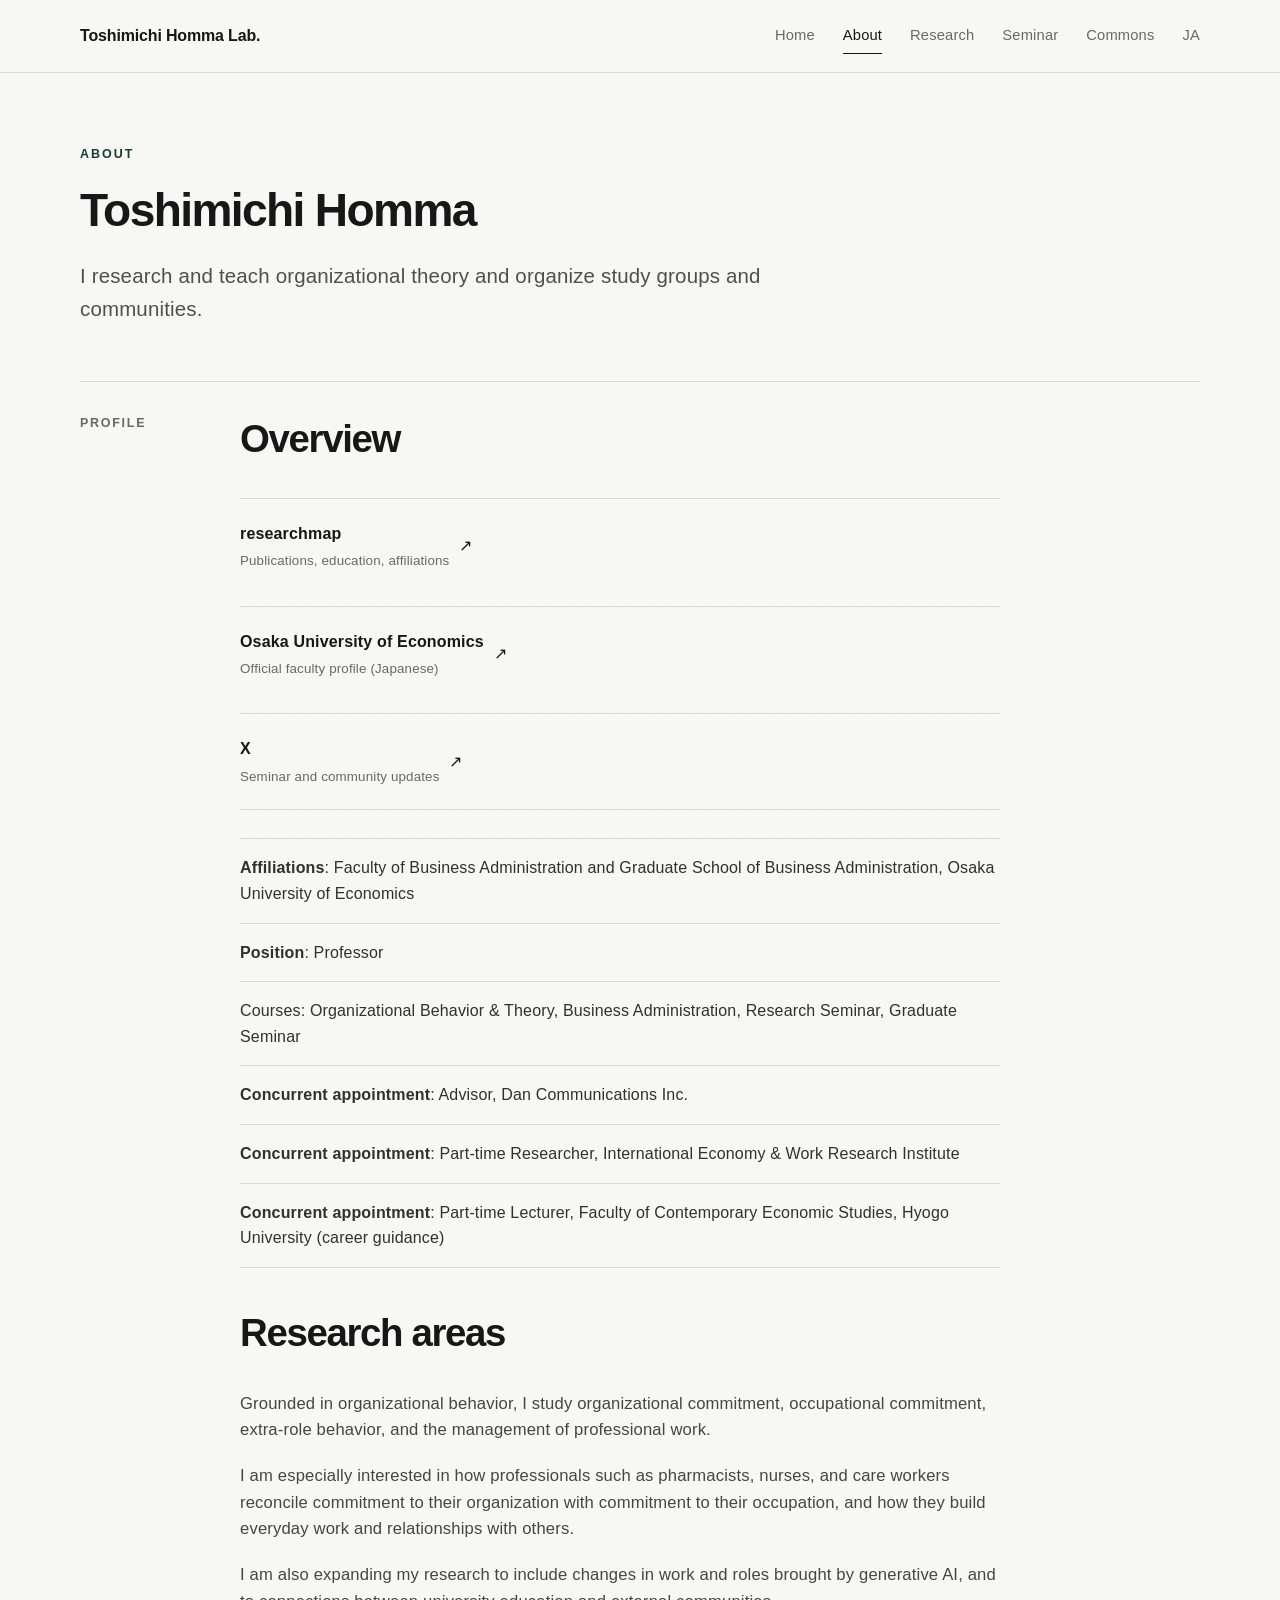
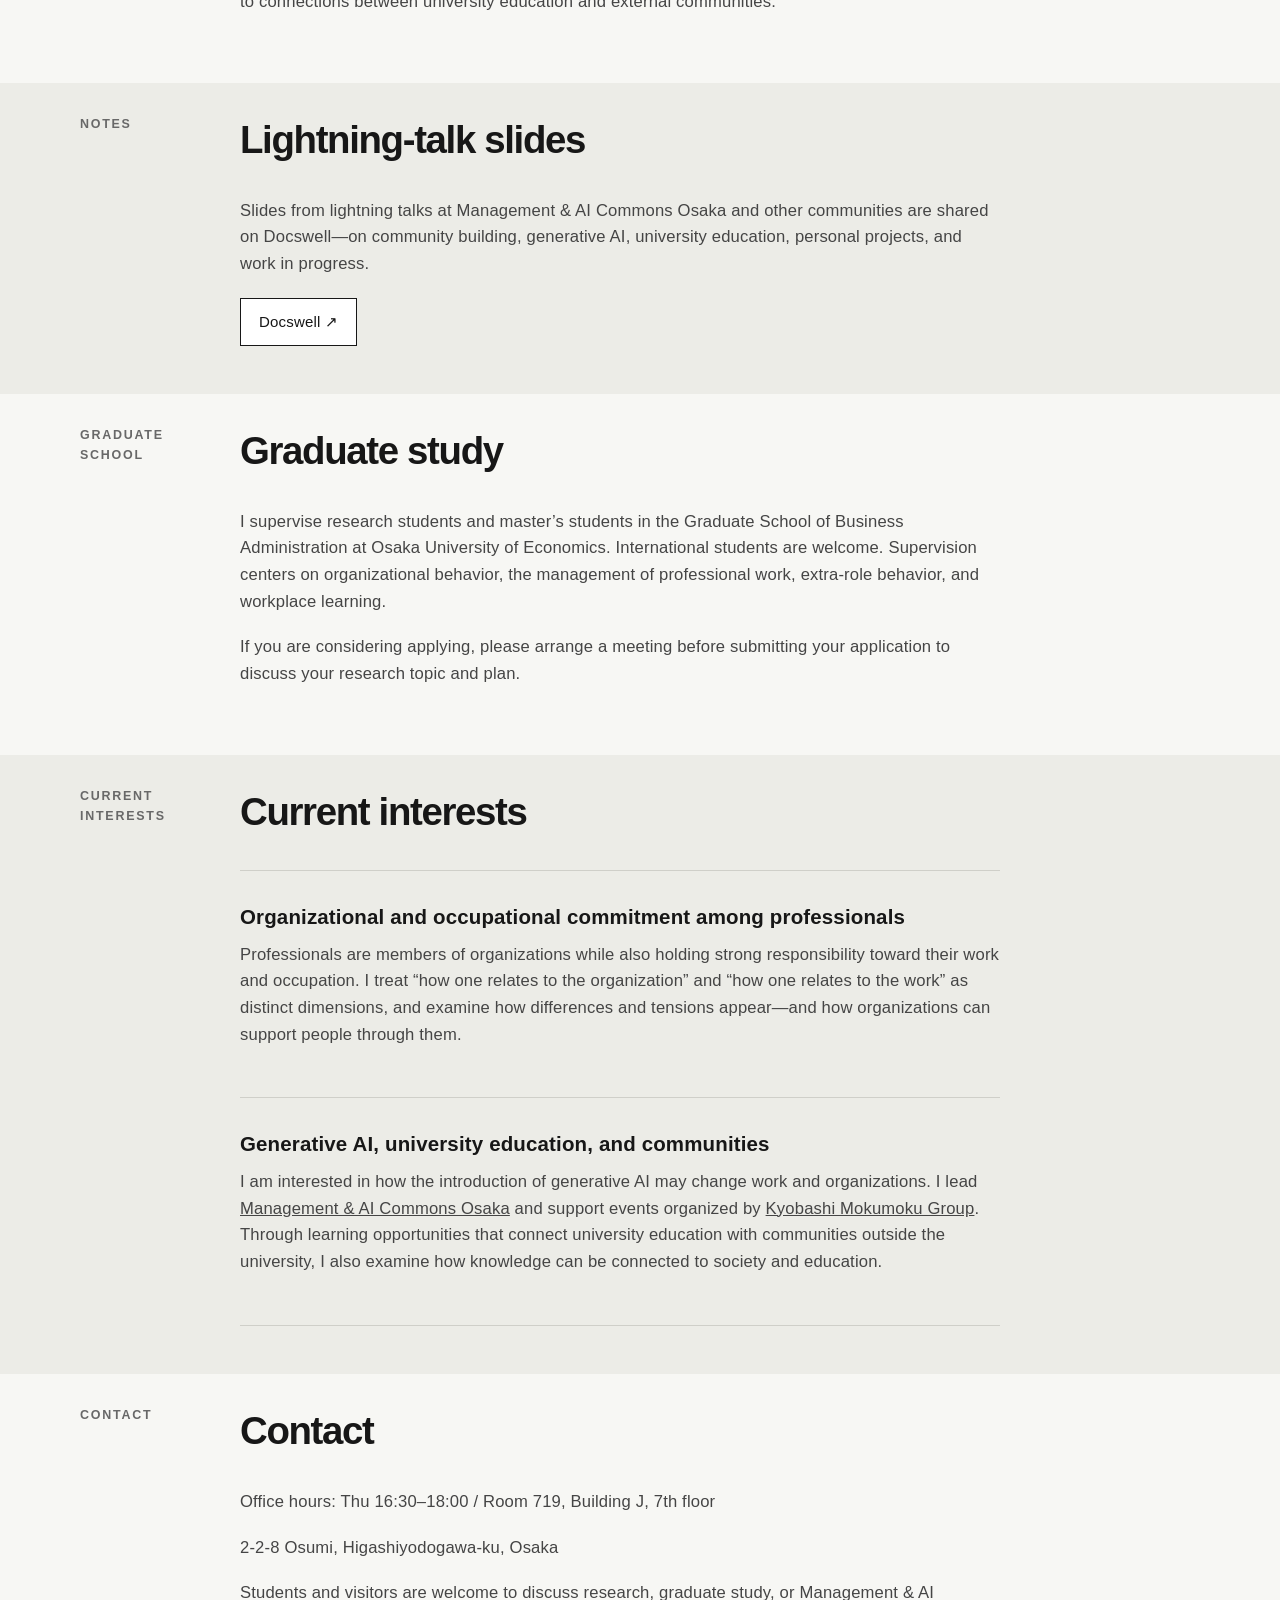
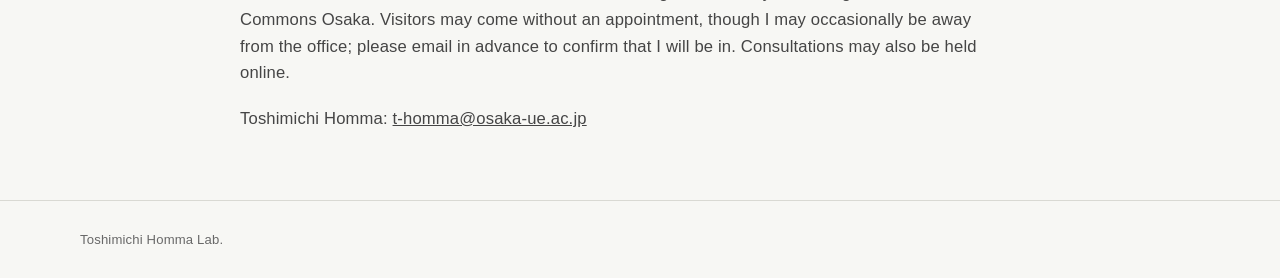
<file: en/about.html>
<!DOCTYPE html>
<html lang="en">
<head>
  <meta charset="UTF-8">
  <meta name="viewport" content="width=device-width, initial-scale=1.0">
  <meta name="description" content="Profile and recent research interests of Toshimichi Homma.">
  <title>About | Homma Lab.</title>
  <link rel="canonical" href="https://t-homma.osaka-ue.ac.jp/en/about.html">
  <link rel="alternate" hreflang="ja" href="https://t-homma.osaka-ue.ac.jp/about.html">
  <link rel="alternate" hreflang="en" href="https://t-homma.osaka-ue.ac.jp/en/about.html">
  <link rel="alternate" hreflang="x-default" href="https://t-homma.osaka-ue.ac.jp/about.html">
  <link rel="icon" href="../favicon.svg" type="image/svg+xml">
  <link rel="stylesheet" href="../style.css">
  <script async src="https://www.googletagmanager.com/gtag/js?id=G-HY5V7BNMVP"></script>
  <script src="../analytics.js" defer></script>
</head>
<body>
  <header class="site-header">
    <div class="container header-inner">
      <a class="site-name" href="index.html">Toshimichi Homma Lab.</a>
      <nav class="site-nav" aria-label="Main navigation">
        <a href="index.html">Home</a>
        <a class="active" href="about.html">About</a>
        <a href="research.html">Research</a>
        <a href="seminar.html">Seminar</a>
        <a href="commons.html">Commons</a>
        <a href="../about.html" hreflang="ja" lang="ja">JA</a>
      </nav>
    </div>
  </header>

  <main>
    <section class="page-hero container">
      <p class="eyebrow">About</p>
      <h1>Toshimichi Homma</h1>
      <p class="page-lead">
        I research and teach organizational theory and organize study groups and communities.
      </p>
    </section>

    <section class="section container reveal">
      <div class="content-grid">
        <aside class="side-label">Profile</aside>
        <div class="prose">
          <h2>Overview</h2>
          <div class="profile-links">
            <a class="profile-link" href="https://researchmap.jp/read0143234?lang=en" target="_blank" rel="noopener noreferrer">
              <span>
                <strong>researchmap</strong>
                <small>Publications, education, affiliations</small>
              </span>
              <span>↗</span>
            </a>

            <a class="profile-link" href="https://webj8.osaka-ue.ac.jp/ouehp/KgApp?resId=S000129&Language=2" target="_blank" rel="noopener noreferrer">
              <span>
                <strong>Osaka University of Economics</strong>
                <small>Official faculty profile (Japanese)</small>
              </span>
              <span>↗</span>
            </a>

            <a class="profile-link" href="https://x.com/hommasemi7" target="_blank" rel="noopener noreferrer">
              <span>
                <strong>X</strong>
                <small>Seminar and community updates</small>
              </span>
              <span>↗</span>
            </a>
          </div>

          <ul class="info-list">
            <li><strong>Affiliations</strong>: Faculty of Business Administration and Graduate School of Business Administration, Osaka University of Economics</li>
            <li><strong>Position</strong>: Professor</li>
            <li>Courses: Organizational Behavior &amp; Theory, Business Administration, Research Seminar, Graduate Seminar</li>
            <li><strong>Concurrent appointment</strong>: Advisor, Dan Communications Inc.</li>
            <li><strong>Concurrent appointment</strong>: Part-time Researcher, International Economy &amp; Work Research Institute</li>
            <li><strong>Concurrent appointment</strong>: Part-time Lecturer, Faculty of Contemporary Economic Studies, Hyogo University (career guidance)</li>
          </ul>

          <h2>Research areas</h2>
          <p>
            Grounded in organizational behavior, I study organizational commitment, occupational commitment,
            extra-role behavior, and the management of professional work.
          </p>
          <p>
            I am especially interested in how professionals such as pharmacists, nurses, and care workers
            reconcile commitment to their organization with commitment to their occupation, and how they
            build everyday work and relationships with others.
          </p>
          <p>
            I am also expanding my research to include changes in work and roles brought by generative AI,
            and to connections between university education and external communities.
          </p>
        </div>
      </div>
    </section>

    <section class="section section-muted reveal">
      <div class="container content-grid">
        <aside class="side-label">Notes</aside>
        <div class="prose">
          <h2>Lightning-talk slides</h2>
          <p>
            Slides from lightning talks at Management &amp; AI Commons Osaka and other communities
            are shared on Docswell—on community building, generative AI, university education,
            personal projects, and work in progress.
          </p>

          <div class="actions">
            <a class="button"
               href="https://www.docswell.com/user/4008587"
               target="_blank"
               rel="noopener noreferrer">
              Docswell ↗
            </a>
          </div>
        </div>
      </div>
    </section>

    <section class="section reveal">
      <div class="container content-grid">
        <aside class="side-label">Graduate School</aside>
        <div class="prose">
          <h2>Graduate study</h2>
          <p>
            I supervise research students and master’s students in the Graduate School of Business Administration
            at Osaka University of Economics. International students are welcome. Supervision centers on
            organizational behavior, the management of professional work, extra-role behavior, and workplace learning.
          </p>
          <p>
            If you are considering applying, please arrange a meeting before submitting your application to discuss
            your research topic and plan.
          </p>
        </div>
      </div>
    </section>

    <section class="section section-muted reveal">
      <div class="container content-grid">
        <aside class="side-label">Current interests</aside>
        <div class="prose">
          <h2>Current interests</h2>

          <div class="interest">
            <h3>Organizational and occupational commitment among professionals</h3>
            <p>
              Professionals are members of organizations while also holding strong responsibility toward their work
              and occupation. I treat “how one relates to the organization” and “how one relates to the work”
              as distinct dimensions, and examine how differences and tensions appear—and how organizations can support people through them.
            </p>
          </div>

          <div class="interest">
            <h3>Generative AI, university education, and communities</h3>
            <p>
              I am interested in how the introduction of generative AI may change work and organizations. I lead
              <a href="https://oue-meetup.connpass.com/" target="_blank" rel="noopener noreferrer">Management &amp; AI Commons Osaka</a>
              and support events organized by
              <a href="https://datascience-mokumoku-kyobashi.connpass.com/" target="_blank" rel="noopener noreferrer">Kyobashi Mokumoku Group</a>.
              Through learning opportunities that connect university education with communities outside the university,
              I also examine how knowledge can be connected to society and education.
            </p>
          </div>
        </div>
      </div>
    </section>

    <section class="section container reveal">
      <div class="content-grid">
        <aside class="side-label">Contact</aside>
        <div class="prose">
          <h2>Contact</h2>
          <p>Office hours: Thu 16:30–18:00 / Room 719, Building J, 7th floor</p>
          <p>2-2-8 Osumi, Higashiyodogawa-ku, Osaka</p>
          <p>
            Students and visitors are welcome to discuss research, graduate study,
            or Management &amp; AI Commons Osaka. Visitors may come without an appointment,
            though I may occasionally be away from the office; please email in advance
            to confirm that I will be in. Consultations may also be held online.
          </p>
          <p>Toshimichi Homma: <a href="mailto:t-homma@osaka-ue.ac.jp">t-homma@osaka-ue.ac.jp</a></p>
        </div>
      </div>
    </section>

  </main>

  <footer class="site-footer">
    <div class="container footer-inner">
      <p>Toshimichi Homma Lab.</p>
    </div>
  </footer>

  <script src="../script.js" defer></script>
</body>
</html>
</file>
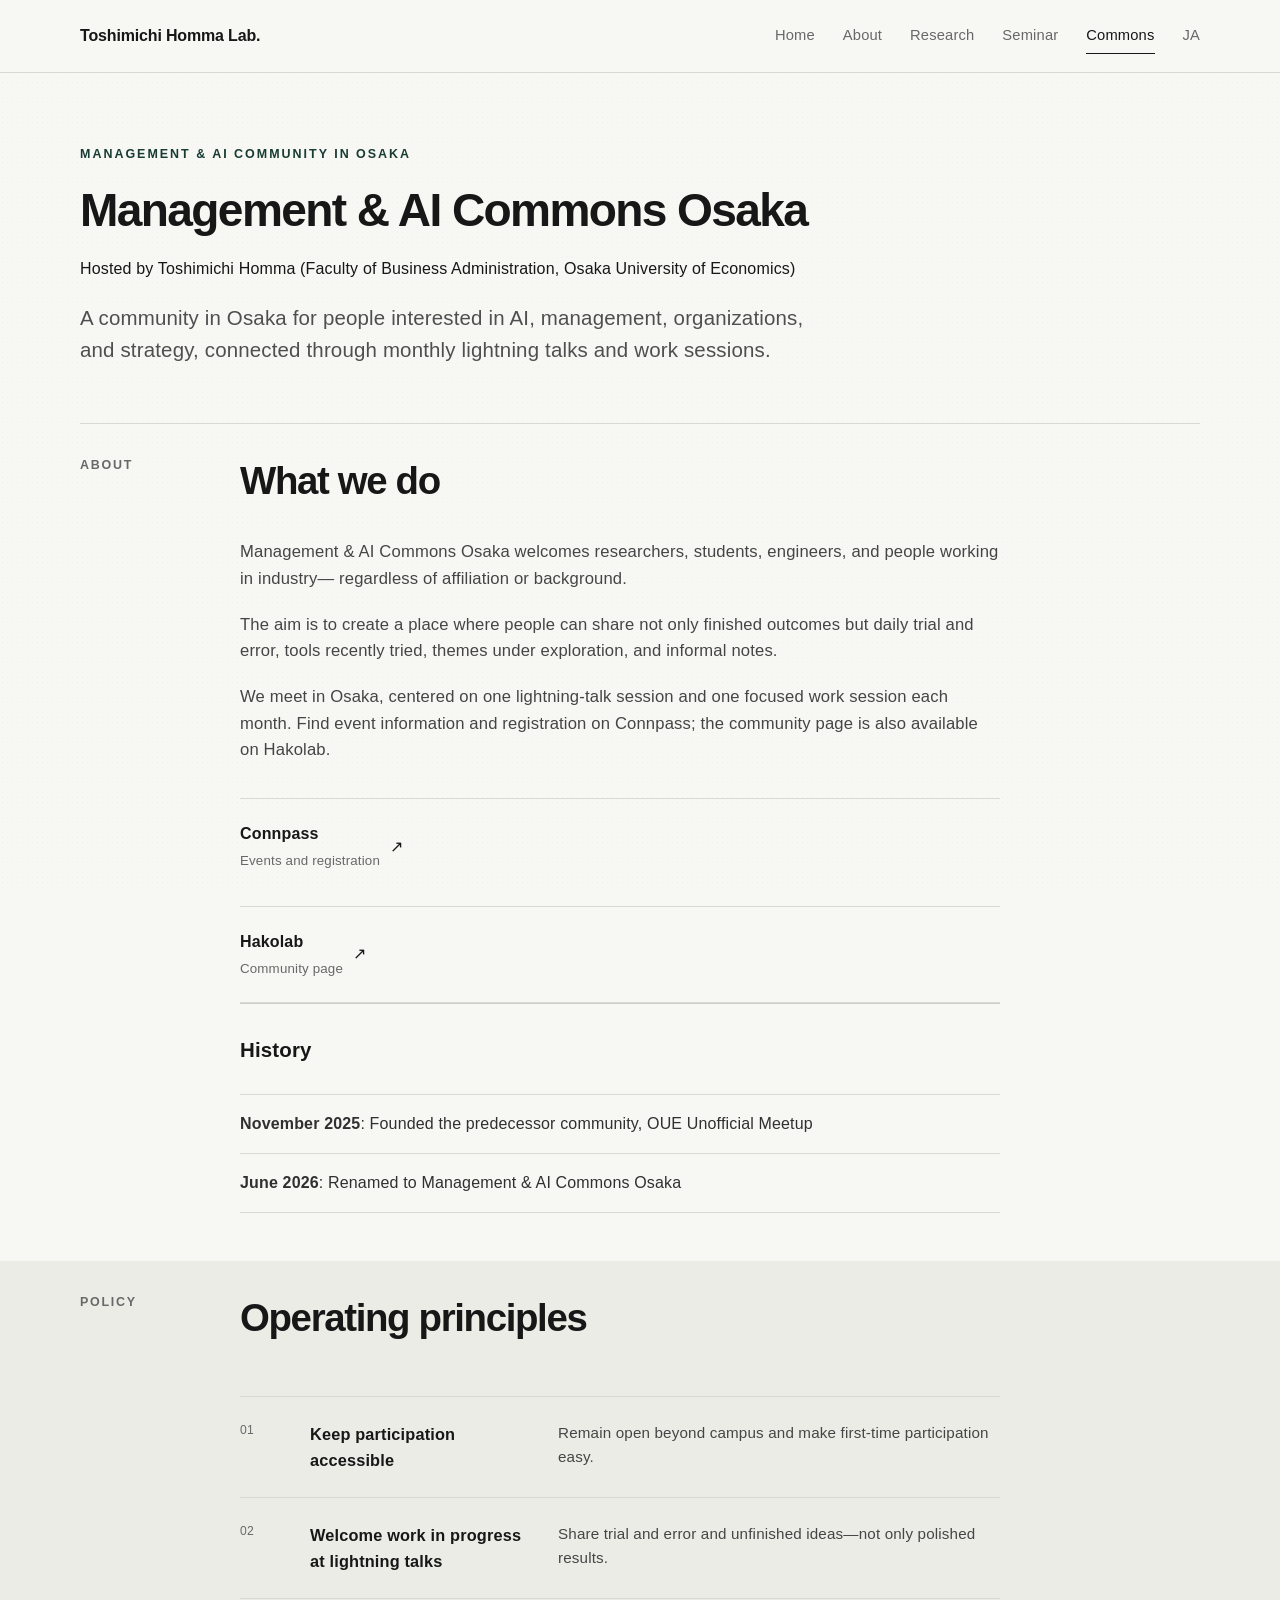
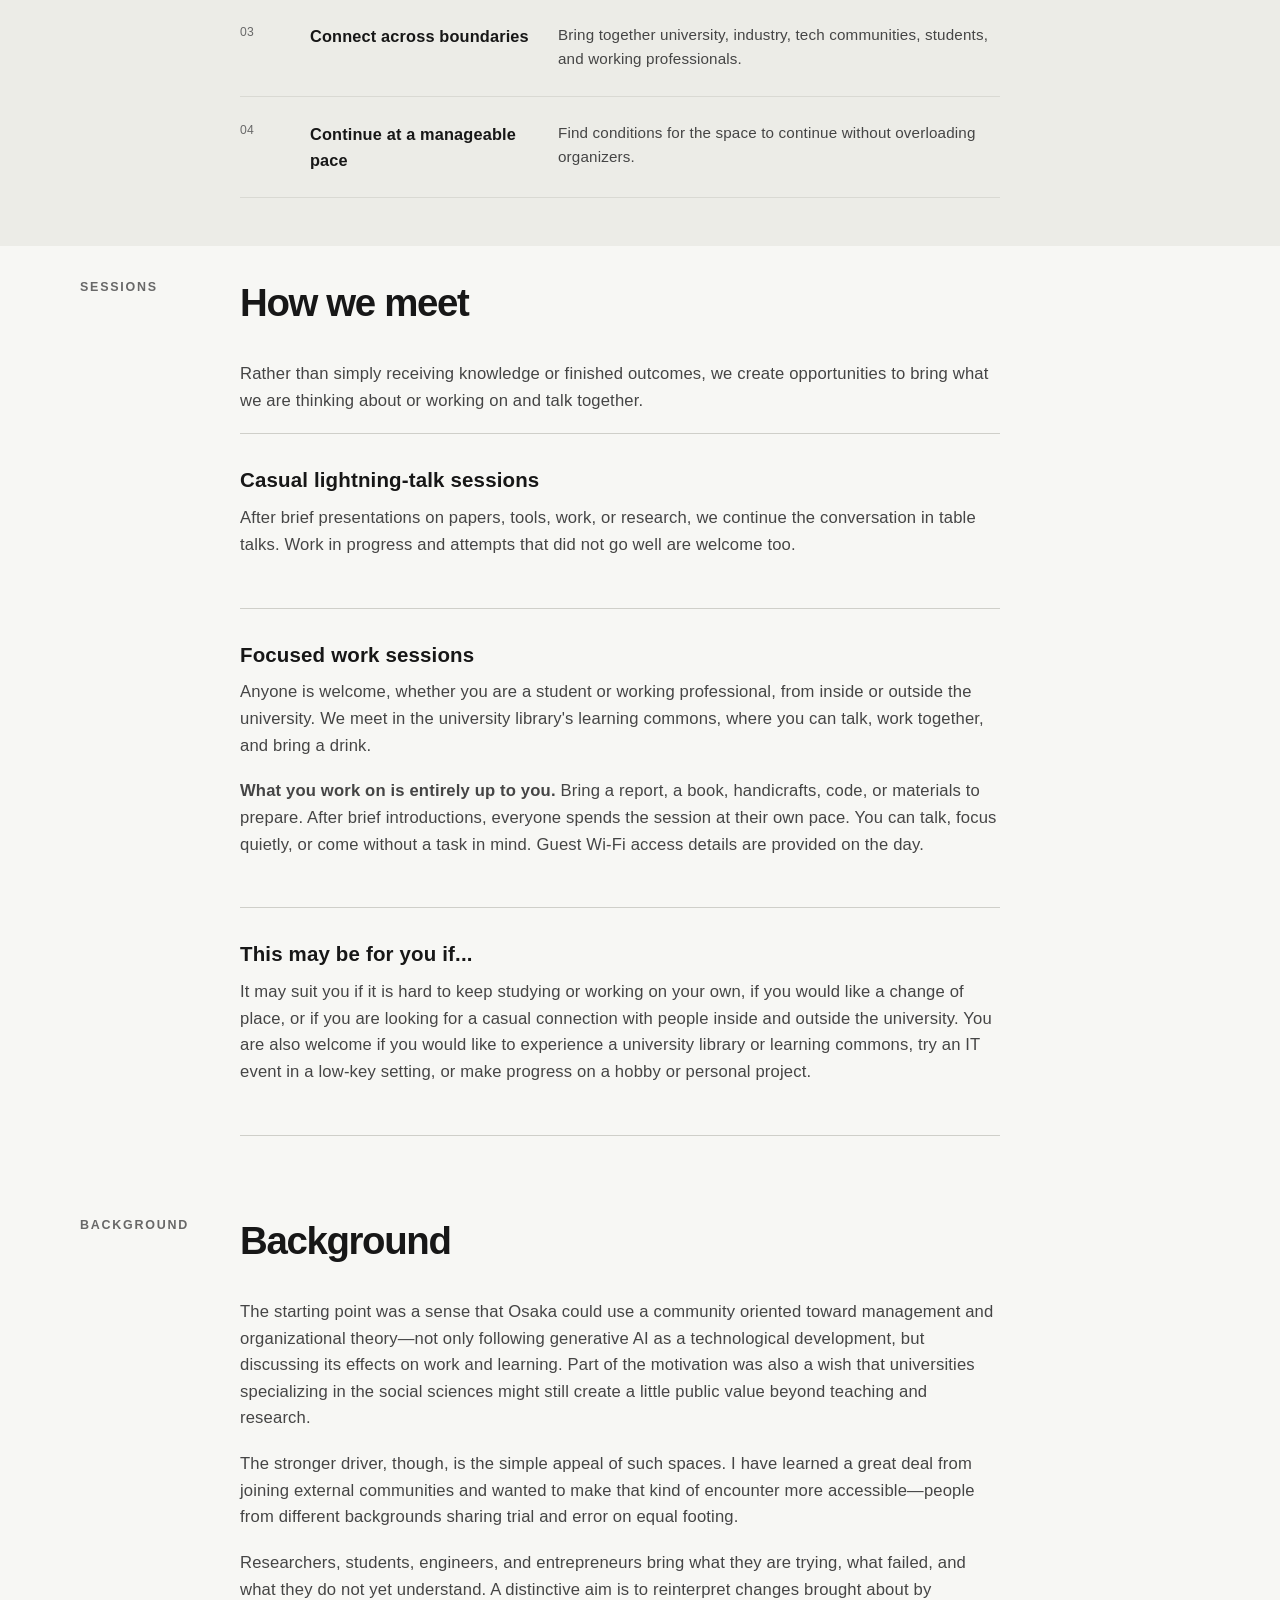
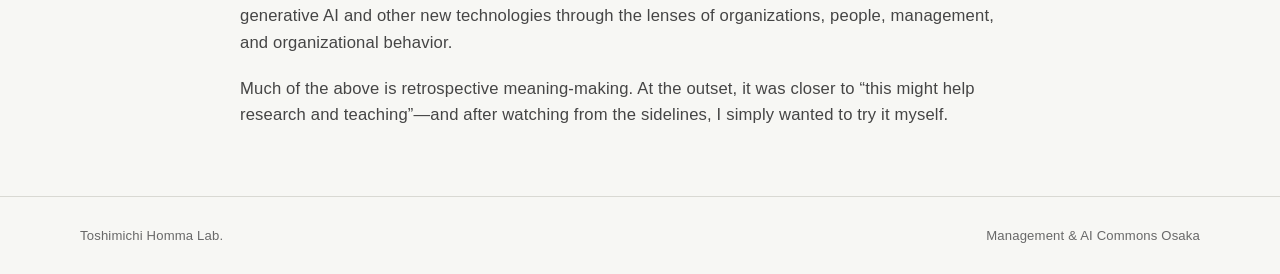
<file: en/commons.html>
<!DOCTYPE html>
<html lang="en">
<head>
  <meta charset="UTF-8">
  <meta name="viewport" content="width=device-width, initial-scale=1.0">
  <meta name="description" content="Management &amp; AI Commons Osaka—a community in Osaka for people interested in AI, management, and organizations.">
  <title>Management &amp; AI Commons Osaka | Homma Lab.</title>
  <link rel="canonical" href="https://t-homma.osaka-ue.ac.jp/en/commons.html">
  <link rel="alternate" hreflang="ja" href="https://t-homma.osaka-ue.ac.jp/commons.html">
  <link rel="alternate" hreflang="en" href="https://t-homma.osaka-ue.ac.jp/en/commons.html">
  <link rel="alternate" hreflang="x-default" href="https://t-homma.osaka-ue.ac.jp/commons.html">
  <link rel="icon" href="../favicon.svg" type="image/svg+xml">
  <link rel="stylesheet" href="../style.css">
  <script async src="https://www.googletagmanager.com/gtag/js?id=G-HY5V7BNMVP"></script>
  <script src="../analytics.js" defer></script>
</head>
<body>
  <header class="site-header">
    <div class="container header-inner">
      <a class="site-name" href="index.html">Toshimichi Homma Lab.</a>
      <nav class="site-nav" aria-label="Main navigation">
        <a href="index.html">Home</a>
        <a href="about.html">About</a>
        <a href="research.html">Research</a>
        <a href="seminar.html">Seminar</a>
        <a class="active" href="commons.html">Commons</a>
        <a href="../commons.html" hreflang="ja" lang="ja">JA</a>
      </nav>
    </div>
  </header>

  <main>
    <section class="page-hero container">
      <p class="eyebrow">Management &amp; AI community in Osaka</p>
      <h1>Management &amp; AI Commons Osaka</h1>
      <p>Hosted by Toshimichi Homma (Faculty of Business Administration, Osaka University of Economics)</p>
      <p class="page-lead">
        A community in Osaka for people interested in AI, management, organizations, and strategy,
        connected through monthly lightning talks and work sessions.
      </p>

    </section>

    <section class="section reveal">
      <div class="container content-grid">
        <aside class="side-label">About</aside>
        <div class="prose">
          <h2>What we do</h2>
          <p>
            Management &amp; AI Commons Osaka welcomes researchers, students, engineers, and people working in industry—
            regardless of affiliation or background.
          </p>
          <p>
            The aim is to create a place where people can share not only finished outcomes but daily trial and error, tools recently tried,
            themes under exploration, and informal notes.
          </p>
          <p>
            We meet in Osaka, centered on one lightning-talk session and one focused work session each month.
            Find event information and registration on Connpass; the community page is also available on Hakolab.
          </p>

          <div class="profile-links">
            <a class="profile-link" href="https://oue-meetup.connpass.com/" target="_blank" rel="noopener noreferrer">
              <span>
                <strong>Connpass</strong>
                <small>Events and registration</small>
              </span>
              <span>↗</span>
            </a>
            <a class="profile-link" href="https://management-ai-commons-osaka.hakolab.net/" target="_blank" rel="noopener noreferrer">
              <span>
                <strong>Hakolab</strong>
                <small>Community page</small>
              </span>
              <span>↗</span>
            </a>
          </div>

          <div class="interest">
            <h3>History</h3>
            <ul class="info-list">
              <li><strong>November 2025</strong>: Founded the predecessor community, OUE Unofficial Meetup</li>
              <li><strong>June 2026</strong>: Renamed to Management &amp; AI Commons Osaka</li>
            </ul>
          </div>

        </div>
      </div>
    </section>

    <section class="section section-muted reveal">
      <div class="container content-grid">
        <aside class="side-label">Policy</aside>
        <div class="prose">
          <h2>Operating principles</h2>

          <div class="principles">
            <div class="principle">
              <span class="index">01</span>
              <h3>Keep participation accessible</h3>
              <p>Remain open beyond campus and make first-time participation easy.</p>
            </div>
            <div class="principle">
              <span class="index">02</span>
              <h3>Welcome work in progress at lightning talks</h3>
              <p>Share trial and error and unfinished ideas—not only polished results.</p>
            </div>
            <div class="principle">
              <span class="index">03</span>
              <h3>Connect across boundaries</h3>
              <p>Bring together university, industry, tech communities, students, and working professionals.</p>
            </div>
            <div class="principle">
              <span class="index">04</span>
              <h3>Continue at a manageable pace</h3>
              <p>Find conditions for the space to continue without overloading organizers.</p>
            </div>
          </div>
        </div>
      </div>
    </section>

    <section class="section reveal">
      <div class="container content-grid">
        <aside class="side-label">Sessions</aside>
        <div class="prose">
          <h2>How we meet</h2>
          <p>Rather than simply receiving knowledge or finished outcomes, we create opportunities to bring what we are thinking about or working on and talk together.</p>

          <div class="interest">
            <h3>Casual lightning-talk sessions</h3>
            <p>After brief presentations on papers, tools, work, or research, we continue the conversation in table talks. Work in progress and attempts that did not go well are welcome too.</p>
          </div>

          <div class="interest">
            <h3>Focused work sessions</h3>
            <p>Anyone is welcome, whether you are a student or working professional, from inside or outside the university. We meet in the university library's learning commons, where you can talk, work together, and bring a drink.</p>
            <p><strong>What you work on is entirely up to you.</strong> Bring a report, a book, handicrafts, code, or materials to prepare. After brief introductions, everyone spends the session at their own pace. You can talk, focus quietly, or come without a task in mind. Guest Wi-Fi access details are provided on the day.</p>
          </div>

          <div class="interest">
            <h3>This may be for you if...</h3>
            <p>It may suit you if it is hard to keep studying or working on your own, if you would like a change of place, or if you are looking for a casual connection with people inside and outside the university. You are also welcome if you would like to experience a university library or learning commons, try an IT event in a low-key setting, or make progress on a hobby or personal project.</p>
          </div>
        </div>
      </div>
    </section>

    <section class="section reveal">
      <div class="container content-grid">
        <aside class="side-label">Background</aside>
        <div class="prose">
          <h2>Background</h2>
          <p>
            The starting point was a sense that Osaka could use a community oriented toward management and organizational
            theory—not only following generative AI as a technological development, but discussing its effects on work and learning.
            Part of the motivation was also a wish that universities specializing in the social sciences might still create a little public value
            beyond teaching and research.
          </p>
          <p>
            The stronger driver, though, is the simple appeal of such spaces. I have learned a great deal from joining
            external communities and wanted to make that kind of encounter more accessible—people from different
            backgrounds sharing trial and error on equal footing.
          </p>
          <p>
            Researchers, students, engineers, and entrepreneurs bring what they are trying, what failed, and what they
            do not yet understand. A distinctive aim is to reinterpret changes brought about by generative AI and other new technologies
            through the lenses of organizations, people, management, and organizational behavior.
          </p>
          <p>
            Much of the above is retrospective meaning-making. At the outset, it was closer to “this might help research
            and teaching”—and after watching from the sidelines, I simply wanted to try it myself.
          </p>
        </div>
      </div>
    </section>
  </main>

  <footer class="site-footer">
    <div class="container footer-inner">
      <p>Toshimichi Homma Lab.</p>
      <p>Management &amp; AI Commons Osaka</p>
    </div>
  </footer>

  <script src="../script.js" defer></script>
</body>
</html>
</file>
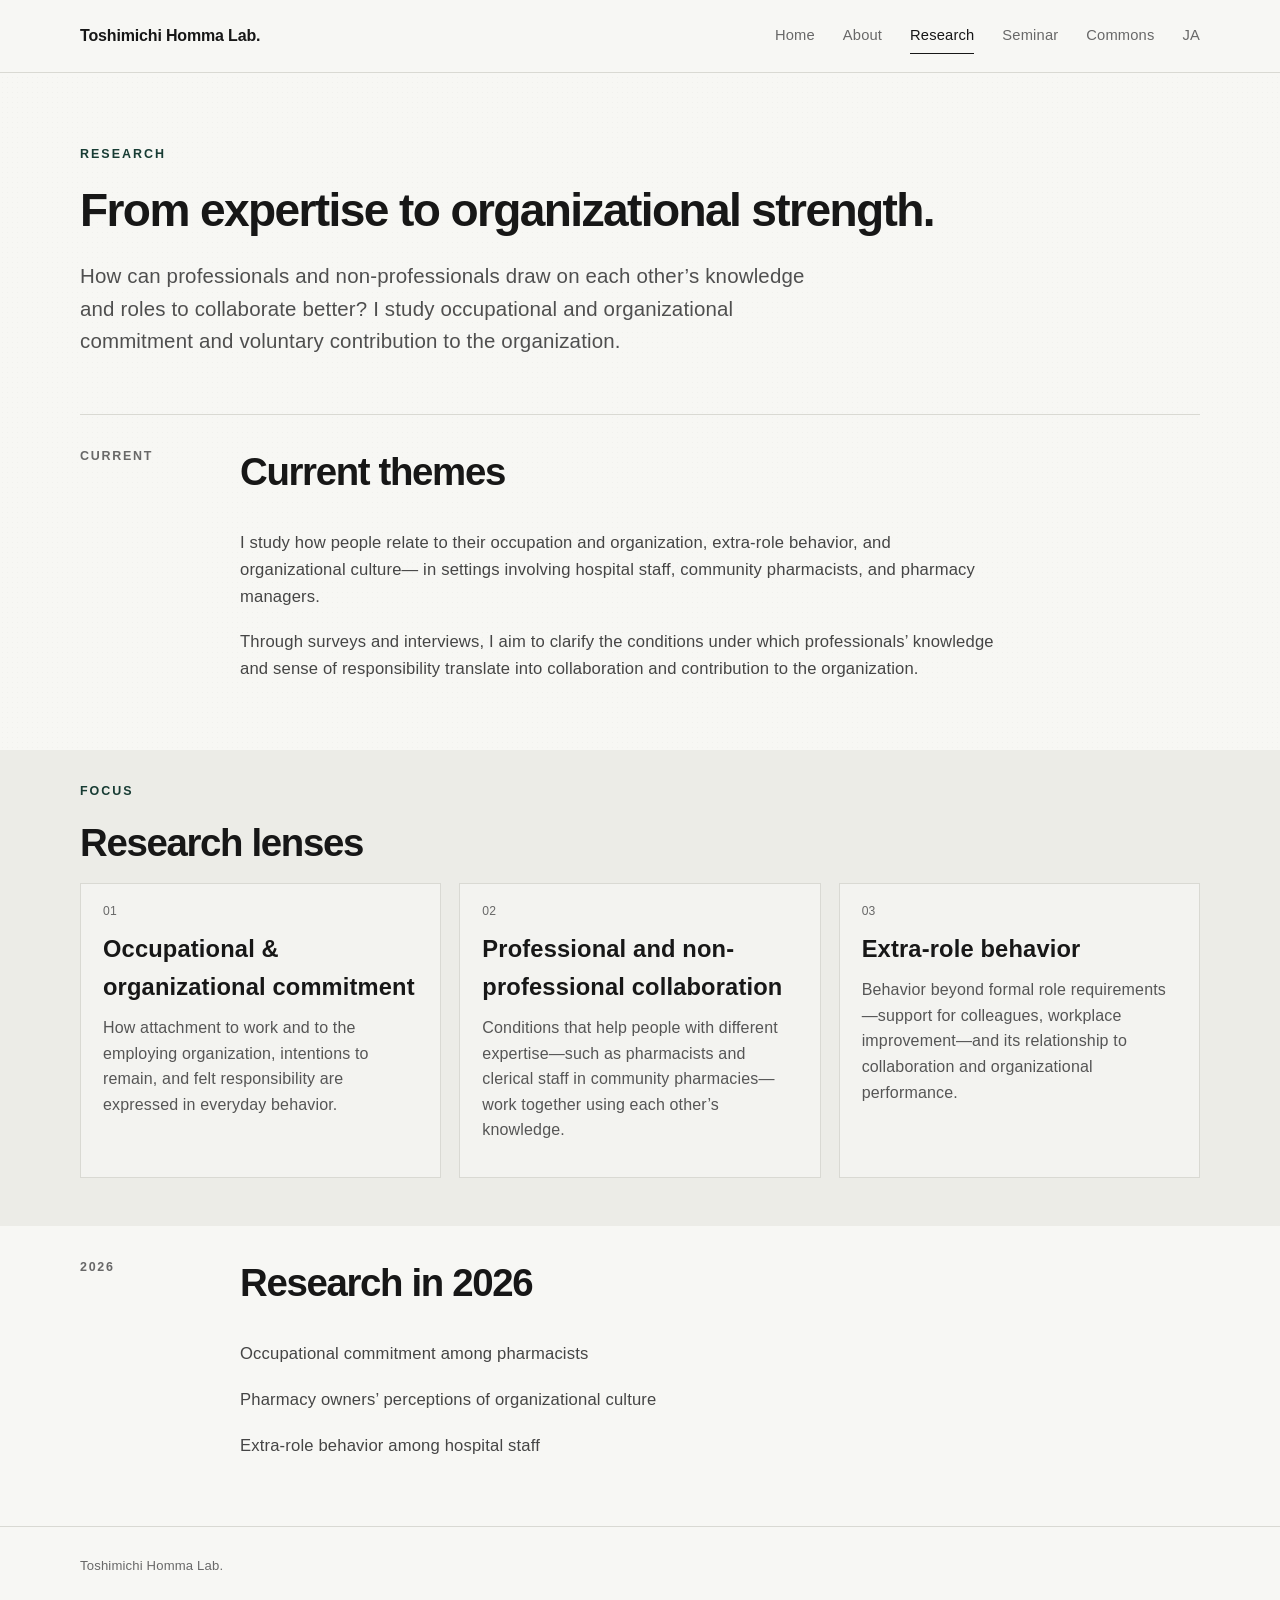
<file: en/research.html>
<!DOCTYPE html>
<html lang="en">
<head>
  <meta charset="UTF-8">
  <meta name="viewport" content="width=device-width, initial-scale=1.0">
  <meta name="description" content="Research on occupational and organizational commitment, extra-role behavior, and organizational culture.">
  <title>Research | Homma Lab.</title>
  <link rel="canonical" href="https://t-homma.osaka-ue.ac.jp/en/research.html">
  <link rel="alternate" hreflang="ja" href="https://t-homma.osaka-ue.ac.jp/research.html">
  <link rel="alternate" hreflang="en" href="https://t-homma.osaka-ue.ac.jp/en/research.html">
  <link rel="alternate" hreflang="x-default" href="https://t-homma.osaka-ue.ac.jp/research.html">
  <link rel="icon" href="../favicon.svg" type="image/svg+xml">
  <link rel="stylesheet" href="../style.css">
  <script async src="https://www.googletagmanager.com/gtag/js?id=G-HY5V7BNMVP"></script>
  <script src="../analytics.js" defer></script>
</head>
<body>
  <header class="site-header">
    <div class="container header-inner">
      <a class="site-name" href="index.html">Toshimichi Homma Lab.</a>
      <nav class="site-nav" aria-label="Main navigation">
        <a href="index.html">Home</a>
        <a href="about.html">About</a>
        <a class="active" href="research.html">Research</a>
        <a href="seminar.html">Seminar</a>
        <a href="commons.html">Commons</a>
        <a href="../research.html" hreflang="ja" lang="ja">JA</a>
      </nav>
    </div>
  </header>

  <main>
    <section class="page-hero container">
      <p class="eyebrow">Research</p>
      <h1>From expertise to organizational strength.</h1>
      <p class="page-lead">
        How can professionals and non-professionals draw on each other’s knowledge and roles to collaborate better?
        I study occupational and organizational commitment and voluntary contribution to the organization.
      </p>
    </section>

    <section class="section container reveal">
      <div class="content-grid">
        <aside class="side-label">Current</aside>
        <div class="prose">
          <h2>Current themes</h2>
          <p>
            I study how people relate to their occupation and organization, extra-role behavior, and organizational culture—
            in settings involving hospital staff, community pharmacists, and pharmacy managers.
          </p>
          <p>
            Through surveys and interviews, I aim to clarify the conditions under which professionals’ knowledge
            and sense of responsibility translate into collaboration and contribution to the organization.
          </p>
        </div>
      </div>
    </section>

    <section class="section section-muted reveal">
      <div class="container">
        <div class="section-heading">
          <p class="eyebrow">Focus</p>
          <h2>Research lenses</h2>
        </div>

        <div class="grid-three">
          <article class="card">
            <span class="index">01</span>
            <h3>Occupational &amp; organizational commitment</h3>
            <p>
              How attachment to work and to the employing organization, intentions to remain,
              and felt responsibility are expressed in everyday behavior.
            </p>
          </article>

          <article class="card">
            <span class="index">02</span>
            <h3>Professional and non-professional collaboration</h3>
            <p>
              Conditions that help people with different expertise—such as pharmacists and clerical staff
              in community pharmacies—work together using each other’s knowledge.
            </p>
          </article>

          <article class="card">
            <span class="index">03</span>
            <h3>Extra-role behavior</h3>
            <p>
              Behavior beyond formal role requirements—support for colleagues, workplace improvement—and
              its relationship to collaboration and organizational performance.
            </p>
          </article>
        </div>
      </div>
    </section>

    <section class="section container reveal">
      <div class="content-grid">
        <aside class="side-label">2026</aside>
        <div class="prose">
          <h2>Research in 2026</h2>
          <p>Occupational commitment among pharmacists</p>
          <p>Pharmacy owners’ perceptions of organizational culture</p>
          <p>Extra-role behavior among hospital staff</p>
        </div>
      </div>
    </section>
  </main>

  <footer class="site-footer">
    <div class="container footer-inner">
      <p>Toshimichi Homma Lab.</p>
    </div>
  </footer>

  <script src="../script.js" defer></script>
</body>
</html>
</file>
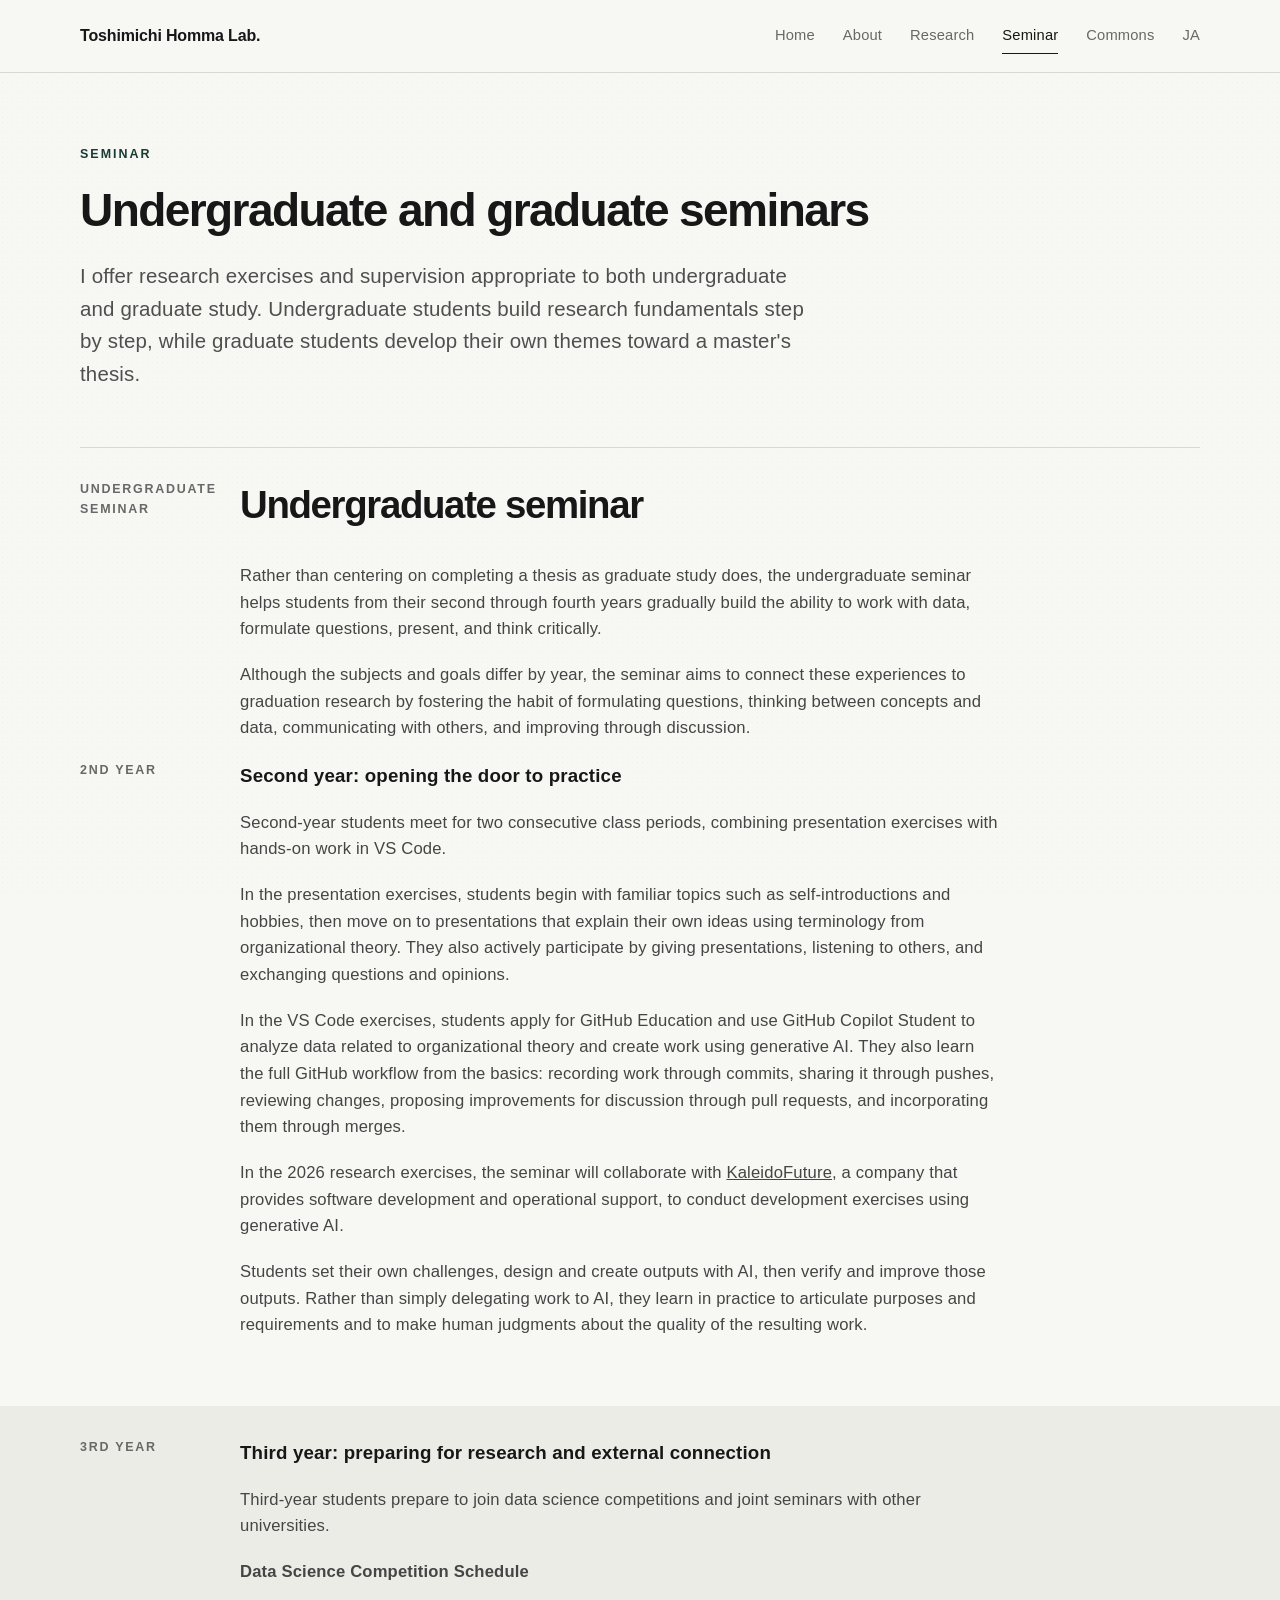
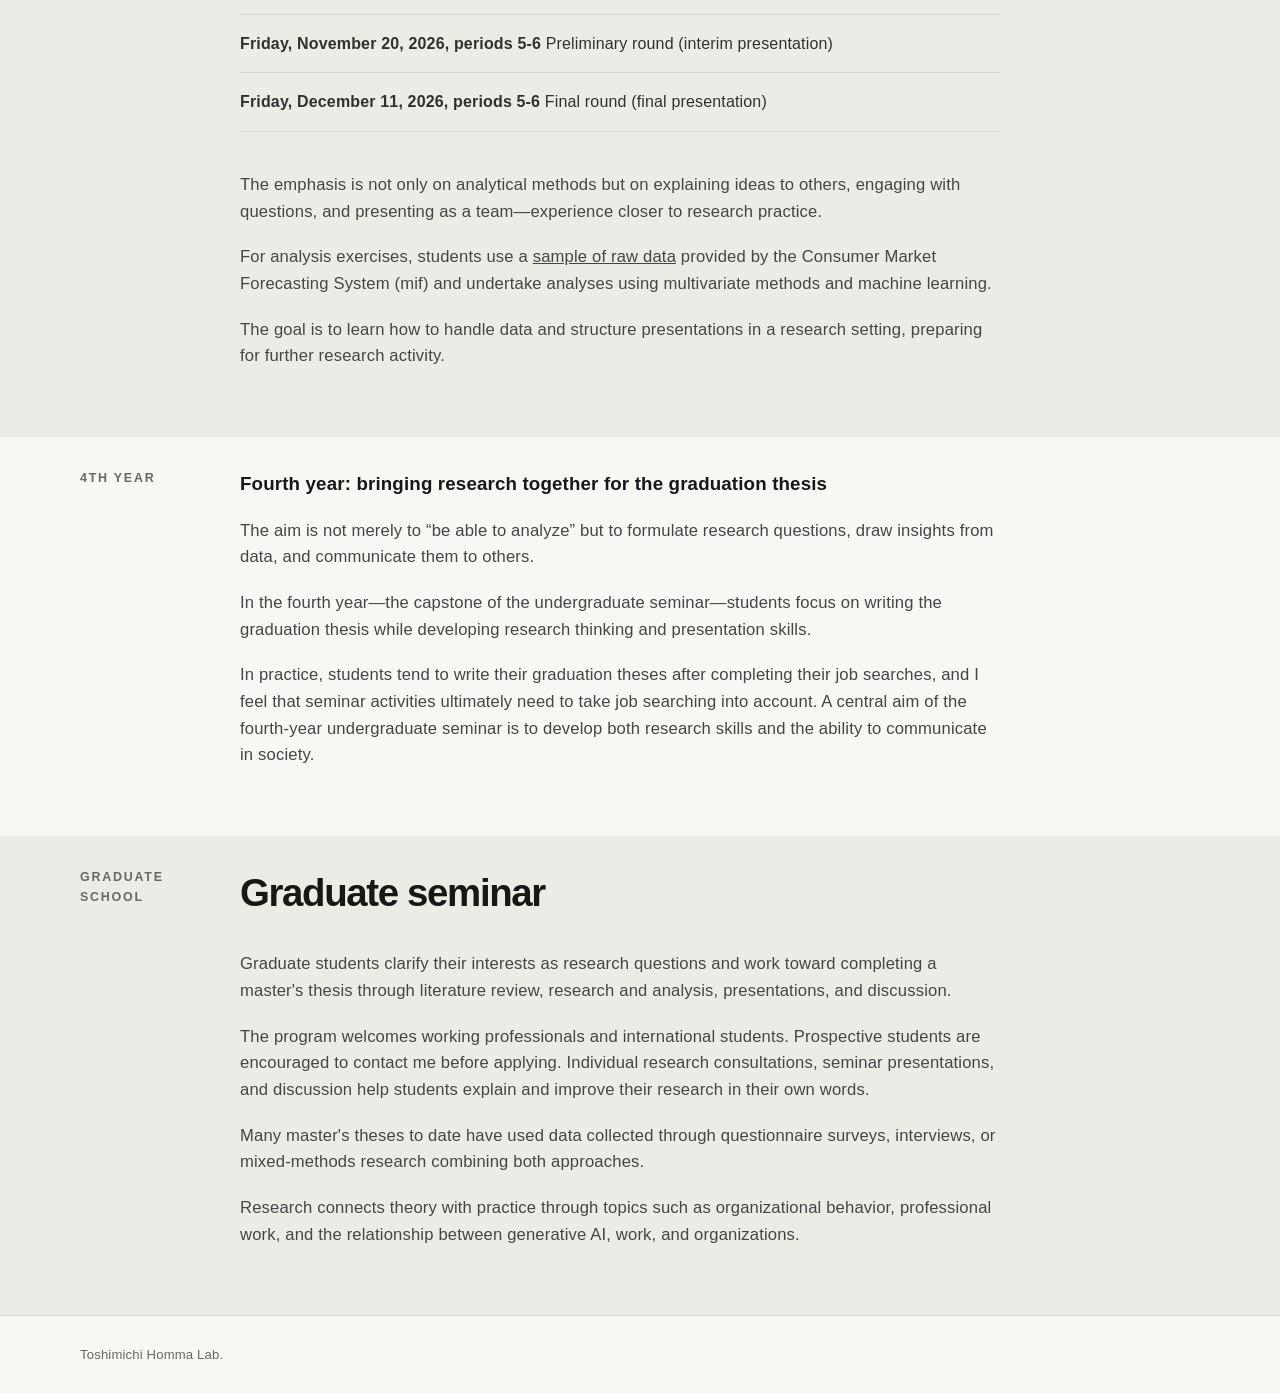
<file: en/seminar.html>
<!DOCTYPE html>
<html lang="en">
<head>
  <meta charset="UTF-8">
  <meta name="viewport" content="width=device-width, initial-scale=1.0">
  <meta name="description" content="Undergraduate and graduate seminars: data-centered research exercises through graduation and master's theses.">
  <title>Seminar | Homma Lab.</title>
  <link rel="canonical" href="https://t-homma.osaka-ue.ac.jp/en/seminar.html">
  <link rel="alternate" hreflang="ja" href="https://t-homma.osaka-ue.ac.jp/seminar.html">
  <link rel="alternate" hreflang="en" href="https://t-homma.osaka-ue.ac.jp/en/seminar.html">
  <link rel="alternate" hreflang="x-default" href="https://t-homma.osaka-ue.ac.jp/seminar.html">
  <link rel="icon" href="../favicon.svg" type="image/svg+xml">
  <link rel="stylesheet" href="../style.css">
  <script async src="https://www.googletagmanager.com/gtag/js?id=G-HY5V7BNMVP"></script>
  <script src="../analytics.js" defer></script>
</head>
<body>
  <header class="site-header">
    <div class="container header-inner">
      <a class="site-name" href="index.html">Toshimichi Homma Lab.</a>
      <nav class="site-nav" aria-label="Main navigation">
        <a href="index.html">Home</a>
        <a href="about.html">About</a>
        <a href="research.html">Research</a>
        <a class="active" href="seminar.html">Seminar</a>
        <a href="commons.html">Commons</a>
        <a href="../seminar.html" hreflang="ja" lang="ja">JA</a>
      </nav>
    </div>
  </header>

  <main>
    <section class="page-hero container">
      <p class="eyebrow">Seminar</p>
      <h1>Undergraduate and graduate seminars</h1>
      <p class="page-lead">
        I offer research exercises and supervision appropriate to both undergraduate and graduate study. Undergraduate
        students build research fundamentals step by step, while graduate students develop their own themes toward a
        master's thesis.
      </p>
    </section>

    <section aria-labelledby="undergraduate-seminar">
      <div class="section container reveal">
        <div class="content-grid">
          <aside class="side-label">Undergraduate Seminar</aside>
          <div class="prose">
            <h2 id="undergraduate-seminar">Undergraduate seminar</h2>
            <p>Rather than centering on completing a thesis as graduate study does, the undergraduate seminar helps students from their second through fourth years gradually build the ability to work with data, formulate questions, present, and think critically.</p>
            <p>Although the subjects and goals differ by year, the seminar aims to connect these experiences to graduation research by fostering the habit of formulating questions, thinking between concepts and data, communicating with others, and improving through discussion.</p>
          </div>
        </div>
      <div class="content-grid">
        <aside class="side-label">2nd year</aside>
        <div class="prose">
          <h3>Second year: opening the door to practice</h3>
          <p>
            Second-year students meet for two consecutive class periods, combining presentation exercises
            with hands-on work in VS Code.
          </p>
          <p>
            In the presentation exercises, students begin with familiar topics such as self-introductions and hobbies,
            then move on to presentations that explain their own ideas using terminology from organizational theory.
            They also actively participate by giving presentations, listening to others, and exchanging questions and opinions.
          </p>
          <p>
            In the VS Code exercises, students apply for GitHub Education and use GitHub Copilot Student to analyze
            data related to organizational theory and create work using generative AI. They also learn the full GitHub
            workflow from the basics: recording work through commits, sharing it through pushes, reviewing changes,
            proposing improvements for discussion through pull requests, and incorporating them through merges.
          </p>
          <p>
            In the 2026 research exercises, the seminar will collaborate with
            <a href="https://kaleidofuture.com/" target="_blank" rel="noopener noreferrer">KaleidoFuture</a>,
            a company that provides software development and operational support, to conduct development exercises
            using generative AI.
          </p>
          <p>
            Students set their own challenges, design and create outputs with AI, then verify and improve those outputs.
            Rather than simply delegating work to AI, they learn in practice to articulate purposes and requirements and
            to make human judgments about the quality of the resulting work.
          </p>
        </div>
      </div>
      </div>

      <section class="section section-muted reveal">
      <div class="container content-grid">
        <aside class="side-label">3rd year</aside>
        <div class="prose">
          <h3>Third year: preparing for research and external connection</h3>
          <p>
            Third-year students prepare to join data science competitions and joint seminars with other universities.
          </p>
          <p><strong>Data Science Competition Schedule</strong></p>
          <ul class="info-list">
            <li><strong>Friday, November 20, 2026, periods 5-6</strong> Preliminary round (interim presentation)</li>
            <li><strong>Friday, December 11, 2026, periods 5-6</strong> Final round (final presentation)</li>
          </ul>
          <p>
            The emphasis is not only on analytical methods but on explaining ideas to others, engaging with questions,
            and presenting as a team—experience closer to research practice.
          </p>
          <p>
            For analysis exercises, students use a <a href="https://mif.mri.co.jp/notice/1240" target="_blank" rel="noopener noreferrer">sample of raw data</a>
            provided by the Consumer Market Forecasting System (mif) and undertake analyses using multivariate methods
            and machine learning.
          </p>
          <p>
            The goal is to learn how to handle data and structure presentations in a research setting,
            preparing for further research activity.
          </p>
        </div>
      </div>
      </section>

      <section class="section container reveal">
      <div class="content-grid">
        <aside class="side-label">4th year</aside>
        <div class="prose">
          <h3>Fourth year: bringing research together for the graduation thesis</h3>
          <p>
            The aim is not merely to “be able to analyze” but to formulate research questions, draw insights from data,
            and communicate them to others.
          </p>
          <p>
            In the fourth year—the capstone of the undergraduate seminar—students focus on writing the graduation thesis
            while developing research thinking and presentation skills.
          </p>
          <p>
            In practice, students tend to write their graduation theses after completing their job searches, and I feel
            that seminar activities ultimately need to take job searching into account. A central aim of the fourth-year
            undergraduate seminar is to develop both research skills and the ability to communicate in society.
          </p>
        </div>
      </div>
      </section>
    </section>

    <section class="section section-muted reveal" aria-labelledby="graduate-seminar">
      <div class="container content-grid">
        <aside class="side-label">Graduate School</aside>
        <div class="prose">
          <h2 id="graduate-seminar">Graduate seminar</h2>
          <p>
            Graduate students clarify their interests as research questions and work toward completing a master's thesis
            through literature review, research and analysis, presentations, and discussion.
          </p>
          <p>
            The program welcomes working professionals and international students. Prospective students are encouraged
            to contact me before applying. Individual research consultations, seminar presentations, and discussion help
            students explain and improve their research in their own words.
          </p>
          <p>
            Many master's theses to date have used data collected through questionnaire surveys, interviews, or mixed-methods
            research combining both approaches.
          </p>
          <p>
            Research connects theory with practice through topics such as organizational behavior, professional work,
            and the relationship between generative AI, work, and organizations.
          </p>
        </div>
      </div>
    </section>

  </main>

  <footer class="site-footer">
    <div class="container footer-inner">
      <p>Toshimichi Homma Lab.</p>
    </div>
  </footer>

  <script src="../script.js" defer></script>
</body>
</html>
</file>
<file: style.css>
/* ---------------------------------
   Toshimichi Homma Lab.
   Minimal static website
---------------------------------- */

:root {
  --bg: #f7f7f4;
  --header-bg: rgba(247, 247, 244, 0.94);
  --surface: #ffffff;
  --surface-muted: #ecece7;
  --surface-hover: #f0f0ee;
  --surface-card: rgba(255, 255, 255, 0.36);
  --text: #171717;
  --text-body: #454545;
  --text-secondary: #4f4f4f;
  --text-card: #555555;
  --text-strong: #303030;
  --muted: #686868;
  --line: #d9d9d3;
  --line-strong: #cfcfc9;
  --accent: #183c34;
  --shadow: rgba(23, 23, 23, 0.12);
  --max-width: 1120px;
}

* {
  box-sizing: border-box;
}

body {
  margin: 0;
  background: var(--bg);
  color: var(--text);
  font-family:
    -apple-system,
    BlinkMacSystemFont,
    "Hiragino Kaku Gothic ProN",
    "Hiragino Sans",
    "Yu Gothic",
    "YuGothic",
    "Noto Sans JP",
    sans-serif;
  font-size: 16px;
  line-height: 1.6;
  letter-spacing: 0.01em;
}

body::before {
  content: "";
  position: fixed;
  inset: 0;
  pointer-events: none;
  opacity: 0.18;
  background-image: radial-gradient(rgba(0, 0, 0, 0.12) 0.7px, transparent 0.8px);
  background-size: 5px 5px;
  mix-blend-mode: multiply;
}

a {
  color: inherit;
}

.container {
  width: min(calc(100% - 48px), var(--max-width));
  margin-inline: auto;
}

.site-header {
  border-bottom: 1px solid var(--line);
  background: var(--header-bg);
  position: sticky;
  top: 0;
  z-index: 10;
  backdrop-filter: blur(10px);
  view-transition-name: site-header;
}

main {
  view-transition-name: main-content;
}

.header-inner {
  min-height: 72px;
  display: flex;
  align-items: center;
  justify-content: space-between;
  gap: 32px;
}

.site-name {
  text-decoration: none;
  font-weight: 700;
  letter-spacing: -0.01em;
}

.site-nav {
  display: flex;
  gap: 28px;
}

.site-nav a {
  position: relative;
  text-decoration: none;
  color: var(--muted);
  font-size: 0.92rem;
  transition: color 0.2s ease;
}

.site-nav a::after {
  content: "";
  position: absolute;
  left: 0;
  right: 0;
  bottom: -6px;
  height: 1px;
  background: currentColor;
  transform: scaleX(0);
  transform-origin: right;
  transition: transform 0.25s ease;
}

.site-nav a:hover,
.site-nav a.active {
  color: var(--text);
}

.site-nav a:hover::after,
.site-nav a.active::after {
  transform: scaleX(1);
  transform-origin: left;
}

.site-nav a:focus-visible,
.site-name:focus-visible,
.button:focus-visible,
.profile-link:focus-visible {
  outline: 2px solid var(--accent);
  outline-offset: 3px;
}

.eyebrow,
.side-label {
  font-size: 0.78rem;
  font-weight: 700;
  text-transform: uppercase;
}

.eyebrow {
  margin: 0 0 16px;
  color: var(--accent);
  letter-spacing: 0.16em;
}

.hero-line,
html.with-entry-motion .reveal {
  opacity: 0;
  transform: translateY(18px);
}

.hero-line {
  display: block;
}

html.with-hero-motion .hero-line {
  animation: hero-fade-up 0.7s ease forwards;
}

html.with-hero-motion .hero-line:nth-child(2) {
  animation-delay: 0.08s;
}

@keyframes hero-fade-up {
  to {
    opacity: 1;
    transform: translateY(0);
  }
}

html.with-entry-motion .reveal {
  transition: opacity 0.7s ease, transform 0.7s ease;
}

html.with-entry-motion .reveal.is-visible {
  opacity: 1;
  transform: translateY(0);
}

html.with-entry-motion .grid-three .card {
  opacity: 0;
  transform: translateY(10px);
  transition: opacity 0.6s ease, transform 0.6s ease;
}

html.with-entry-motion .grid-three .card:nth-child(2) {
  transition-delay: 0.08s;
}

html.with-entry-motion .grid-three .card:nth-child(3) {
  transition-delay: 0.16s;
}

html.with-entry-motion .reveal.is-visible .card {
  opacity: 1;
  transform: translateY(0);
}

html.skip-entry-motion .reveal,
html.skip-entry-motion .grid-three .card {
  opacity: 1;
  transform: none;
  animation: none;
  transition: none;
}

html.skip-entry-motion .hero-line {
  opacity: 0;
  transform: translateY(18px);
  animation: none;
}

@media (scripting: none) {
  .hero-line {
    opacity: 1;
    transform: none;
  }
}

.page-lead {
  max-width: 740px;
  margin: 20px 0 0;
  color: var(--text-secondary);
  font-size: clamp(1.05rem, 2vw, 1.28rem);
}

.actions {
  display: flex;
  flex-wrap: wrap;
  gap: 12px;
  margin-top: 20px;
}

.button {
  display: inline-flex;
  align-items: center;
  justify-content: center;
  min-height: 48px;
  padding: 10px 18px;
  border: 1px solid var(--text);
  background: var(--surface);
  color: var(--text);
  text-decoration: none;
  font-size: 0.94rem;
  transition: transform 0.25s ease, background 0.18s ease, border-color 0.18s ease;
}

.button:hover,
.profile-link:hover {
  transform: translate(2px, -2px);
}

.button:hover {
  background: var(--surface-hover);
  box-shadow: -2px 2px 0 var(--shadow);
}

.section {
  padding-top: 32px;
  padding-bottom: 48px;
}

.section-muted {
  background: var(--surface-muted);
}

.section-heading {
  margin-bottom: 16px;
}

.page-hero h1,
.section h2 {
  margin: 0;
  letter-spacing: -0.035em;
}

.page-hero h1 {
  max-width: 900px;
  font-size: clamp(2rem, 3.6vw, 3rem);
  line-height: 1.28;
  font-weight: 700;
}

.section h2 {
  font-size: clamp(1.7rem, 3vw, 2.5rem);
  line-height: 1.28;
}

.grid-three {
  display: grid;
  grid-template-columns: repeat(3, 1fr);
  gap: 18px;
}

.card {
  padding: 18px 22px;
  border: 1px solid var(--line);
  background: var(--surface-card);
  display: flex;
  flex-direction: column;
  transition: transform 0.25s ease, border-color 0.25s ease, background 0.25s ease;
}

.index {
  color: var(--muted);
  font-size: 0.76rem;
}

.card h3 {
  margin: 10px 0 8px;
  font-size: 1.48rem;
}

.card p {
  color: var(--text-card);
  margin-top: 0;
}

.prose-contact p {
  max-width: 700px;
  color: var(--muted);
}

.page-hero {
  padding-top: 72px;
  padding-bottom: 56px;
  border-bottom: 1px solid var(--line);
}

.content-grid {
  display: grid;
  grid-template-columns: 90px minmax(0, 1fr);
  gap: 70px;
}

.side-label {
  color: var(--muted);
  letter-spacing: 0.14em;
}

.prose {
  max-width: 760px;
}

.prose h2 {
  margin-bottom: 34px;
}

.prose h3 {
  margin-top: 0;
}

.prose p {
  margin: 0 0 1.15em;
  color: var(--text-body);
  font-size: 1.04rem;
}

.info-list {
  margin: 28px 0 40px;
  padding: 0;
  list-style: none;
  border-top: 1px solid var(--line);
}

.interest .info-list:last-child {
  margin-bottom: 0;
}

.info-list li {
  padding: 16px 0;
  border-bottom: 1px solid var(--line);
  color: var(--text-strong);
}

.info-list strong {
  font-weight: 700;
}

.interest {
  padding: 30px 0;
  border-top: 1px solid var(--line-strong);
}

.interest:last-child {
  border-bottom: 1px solid var(--line-strong);
}

.interest:has(> .info-list:last-child) {
  padding-bottom: 0;
  border-bottom: none;
}

.interest h3 {
  margin: 0 0 8px;
  font-size: 1.28rem;
}

.profile-links {
  display: grid;
  gap: 12px;
  margin-top: 34px;
}

.profile-link {
  display: flex;
  align-items: center;
  gap: 10px;
  padding: 22px 0;
  border-top: 1px solid var(--line);
  text-decoration: none;
  transition: transform 0.25s ease;
}

.profile-link:last-child {
  border-bottom: 1px solid var(--line);
}

.profile-link strong,
.profile-link small {
  display: block;
}

.profile-link small {
  margin-top: 4px;
  color: var(--muted);
}

.profile-link:hover strong {
  text-decoration: underline;
}

.principles {
  margin-top: 54px;
}

.principle {
  display: grid;
  grid-template-columns: 52px 230px minmax(0, 1fr);
  gap: 18px;
  padding: 24px 0;
  border-top: 1px solid var(--line);
}

.principle:last-child {
  border-bottom: 1px solid var(--line);
}

.principle span,
.principle h3,
.principle p {
  margin: 0;
}

.principle h3 {
  font-size: 1.02rem;
}

.principle p {
  font-size: 0.95rem;
}

.site-footer {
  border-top: 1px solid var(--line);
  padding: 28px 0;
}

.footer-inner {
  display: flex;
  justify-content: space-between;
  gap: 24px;
  color: var(--muted);
  font-size: 0.82rem;
}

.footer-inner p {
  margin: 0;
}

@media (max-width: 860px) {
  .grid-three,
  .content-grid {
    grid-template-columns: 1fr;
  }

  .content-grid {
    gap: 16px;
  }

  .principle {
    grid-template-columns: 44px 1fr;
  }

  .principle p {
    grid-column: 2;
  }
}

@media (max-width: 600px) {
  .container {
    width: min(calc(100% - 30px), var(--max-width));
  }

  .header-inner {
    min-height: 64px;
    align-items: flex-start;
    flex-direction: column;
    justify-content: center;
    gap: 5px;
    padding: 10px 0;
  }

  .site-nav {
    flex-wrap: wrap;
    gap: 14px 12px;
  }

  .site-nav a {
    font-size: 0.82rem;
  }

  .section {
    padding-top: 52px;
    padding-bottom: 52px;
  }

  .page-hero {
    padding-top: 56px;
    padding-bottom: 44px;
  }

  .footer-inner {
    flex-direction: column;
    gap: 2px;
  }
}

/* ---------------------------------
   Cross-document View Transitions
---------------------------------- */

@media (prefers-reduced-motion: no-preference) {
  @view-transition {
    navigation: auto;
  }

  ::view-transition-old(main-content) {
    animation: vt-main-out 0.38s ease forwards;
  }

  ::view-transition-new(main-content) {
    animation: vt-main-in 0.38s ease forwards;
  }

  ::view-transition-old(site-header),
  ::view-transition-new(site-header) {
    animation-duration: 0.38s;
  }

  ::view-transition-old(root),
  ::view-transition-new(root) {
    animation-duration: 0.38s;
  }
}

@media (prefers-reduced-motion: reduce) {
  @view-transition {
    navigation: none;
  }

  html.with-entry-motion .reveal,
  html.with-entry-motion .grid-three .card,
  .hero-line {
    opacity: 1;
    transform: none;
    animation: none;
    transition: none;
  }

  .site-nav a,
  .button,
  .profile-link,
  .card {
    transition: none;
    transform: none;
  }
}

@keyframes vt-main-out {
  from {
    opacity: 1;
    transform: translateY(0);
  }

  to {
    opacity: 0;
    transform: translateY(-10px);
  }
}

@keyframes vt-main-in {
  from {
    opacity: 0;
    transform: translateY(14px);
  }

  to {
    opacity: 1;
    transform: translateY(0);
  }
}
</file>
